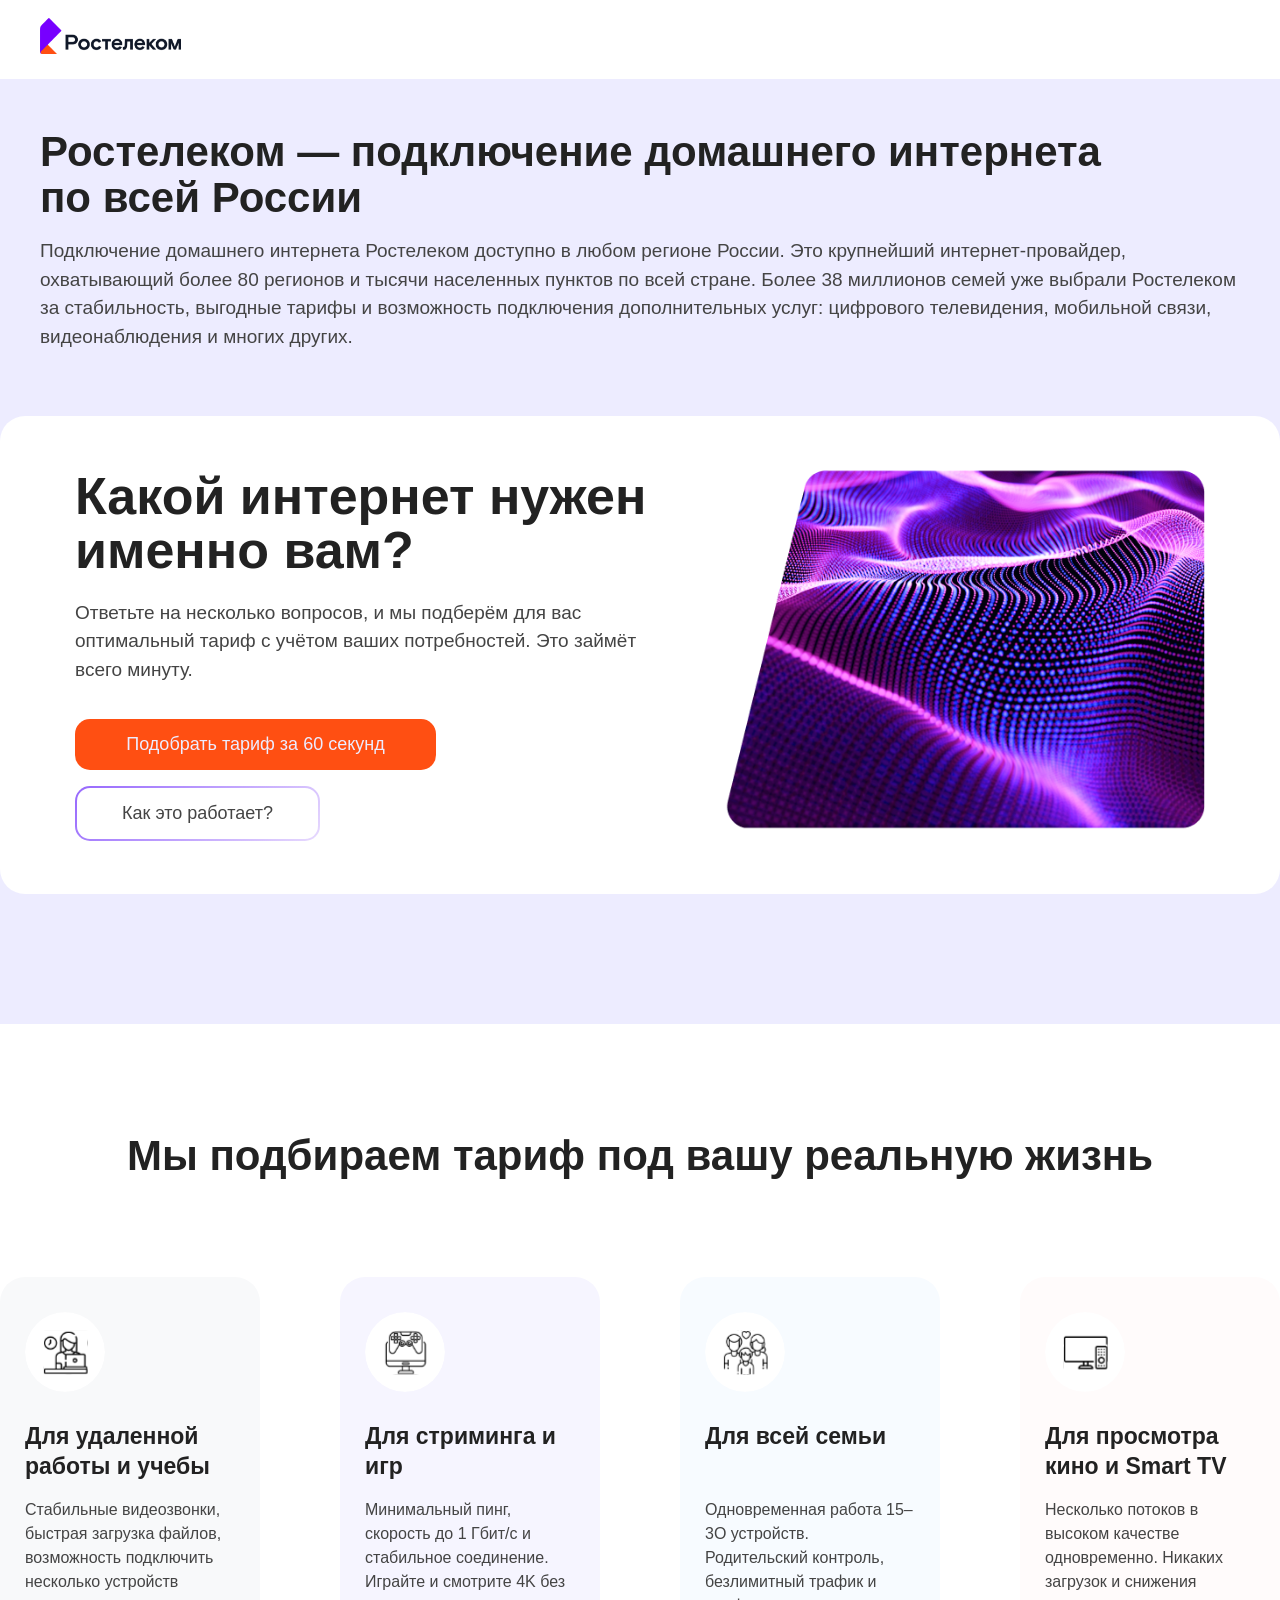
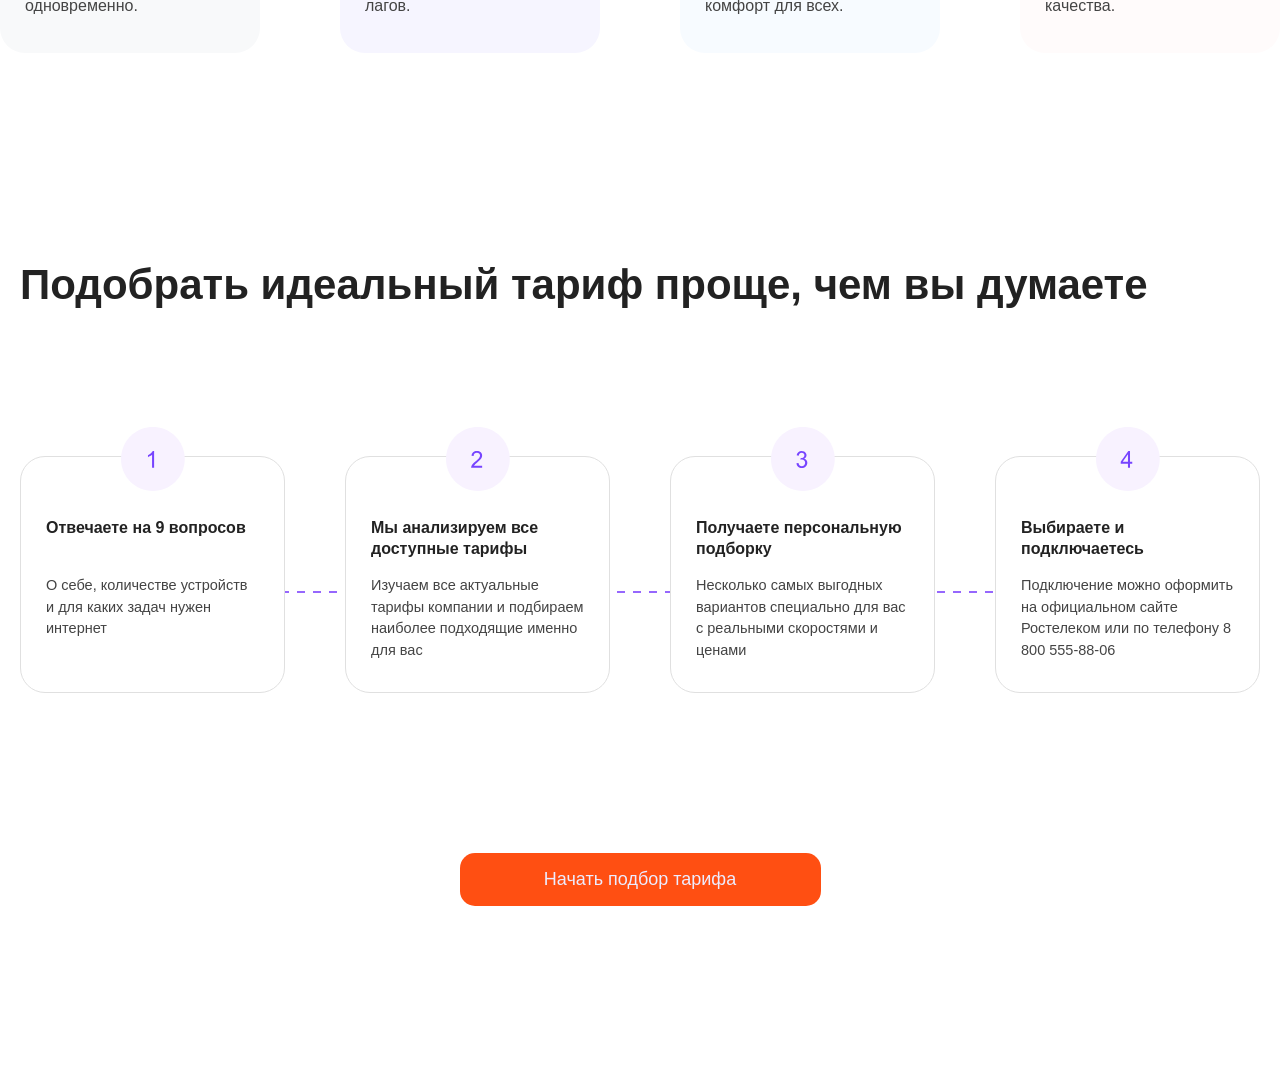
<file: index.html>
<!DOCTYPE html>
<html lang="ru">
<head>
    <meta charset="UTF-8">
    <meta name="viewport" content="width=device-width, initial-scale=1.0">
    <title>Ростелеком</title>
    <link rel="stylesheet" href="main.css">

</head>

<body>
   
    <header class="container">
        <span class="logo">
            <img src="img/photo_and_icons/photo_and_logo/logo.svg" alt="">
        </span>
    </header>

    <div class="glek">

            <div class="title container">
                <h1>Ростелеком — подключение домашнего интернета по всей России</h1>
                <p>Подключение домашнего интернета Ростелеком доступно в любом регионе России. Это крупнейший интернет-провайдер, охватывающий более 80 регионов и тысячи населенных пунктов по всей стране. Более 38 миллионов семей уже выбрали Ростелеком за стабильность, выгодные тарифы и возможность подключения дополнительных услуг: цифрового телевидения, мобильной связи, видеонаблюдения и многих других.</p>
            </div>
        
            <div class="hero container">

        <div class="content">    
            <h2>Какой интернет нужен именно вам?</h2>
            <p>Ответьте на несколько вопросов, и мы подберём для вас оптимальный тариф с учётом ваших потребностей. Это займёт всего минуту.</p>
            <div class="buttons">
                <button class="sec" onclick="window.location.href='quiz.html'">Подобрать тариф за 60 секунд</button>
                <button class="how" onclick="location.href='#steps'">Как это работает?</button>
            </div>
        </div>

            <div class="image desktop-img">
                <img src="img/photo_and_icons/photo_and_logo/photo1.png" alt="">
            </div>

            <div class="image mobile-img">
                <img src="img/photo_and_icons/photo_and_logo/photo1_mobile.png" alt="">
            </div>

    </div>

    <div class="reallife">

        <h1>Мы подбираем тариф под вашу реальную жизнь</h1>
        
        <div class="blocks">


            <div class="block one">
                <img src="img/photo_and_icons/icons/icon1.svg" alt="" width="80"; class="icons">
                <h2>Для удаленной работы и учебы</h2>
                <p>Стабильные видеозвонки, быстрая загрузка файлов, возможность подключить несколько устройств одновременно.</p>
            </div>

            <div class="block two">
                <img src="img/photo_and_icons/icons/icon2.svg" alt="" width="80" class="icons">
                <h2>Для стриминга и игр</h2>
                <p>Минимальный пинг, скорость до 1 Гбит/с и стабильное соединение. Играйте и смотрите 4K без лагов.</p>
            </div>

            <div class="block three">
                <img src="img/photo_and_icons/icons/icon3.svg" alt="" width="80" class="icons">
                <h2>Для всей семьи</h2>
                <p>Одновременная работа 15–3О устройств. Родительский контроль, безлимитный трафик и комфорт для всех.</p>
            </div>

            <div class="block four">
                <img src="img/photo_and_icons/icons/icon4.svg" alt="" width="80" class="icons">
                <h2>Для просмотра кино и Smart TV</h2>
                <p>Несколько потоков в высоком качестве одновременно. Никаких загрузок и снижения качества.</p>
            </div>


        </div>
      
    </div>

    <div class="ideal" id="steps">

         <div class="container">
            <h1>Подобрать идеальный тариф проще, чем вы думаете</h1>
        </div>
        
        <div class="container">

            <div class="blasts">
                
                <div class="blast ai">
                    <img src="img/photo_and_icons/icons/num1.svg" alt="" class="por" >
                    <h2>Отвечаете на 9 вопросов</h2>
                    <p>О себе, количестве устройств и для каких задач нужен интернет</p>
                </div>

                <div class="blast bi">
                    <img src="img/photo_and_icons/icons/num2.svg" alt="" class="por">
                    <h2>Мы анализируем все доступные тарифы</h2>
                    <p>Изучаем все актуальные тарифы компании и подбираем наиболее подходящие именно для вас</p>
                </div>

                <div class="blast ci">
                    <img src="img/photo_and_icons/icons/num3.svg" alt="" class="por">
                    <h2>Получаете персональную подборку</h2>
                    <p>Несколько самых выгодных вариантов специально для вас с реальными скоростями и ценами</p>
                </div>

                <div class="blast di">
                    <img src="img/photo_and_icons/icons/num4.svg" alt="" class="por">
                    <h2>Выбираете и подключаетесь</h2>
                    <p>Подключение можно оформить на официальном сайте Ростелеком или по телефону 8 800 555-88-06</p>

                </div>

            </div>

        </div>


        <div style="text-align: center;">

        <button onclick="window.location.href='quiz.html'">Начать подбор тарифа</button>

        </div>

    </div>

</body>

</html>
</file>
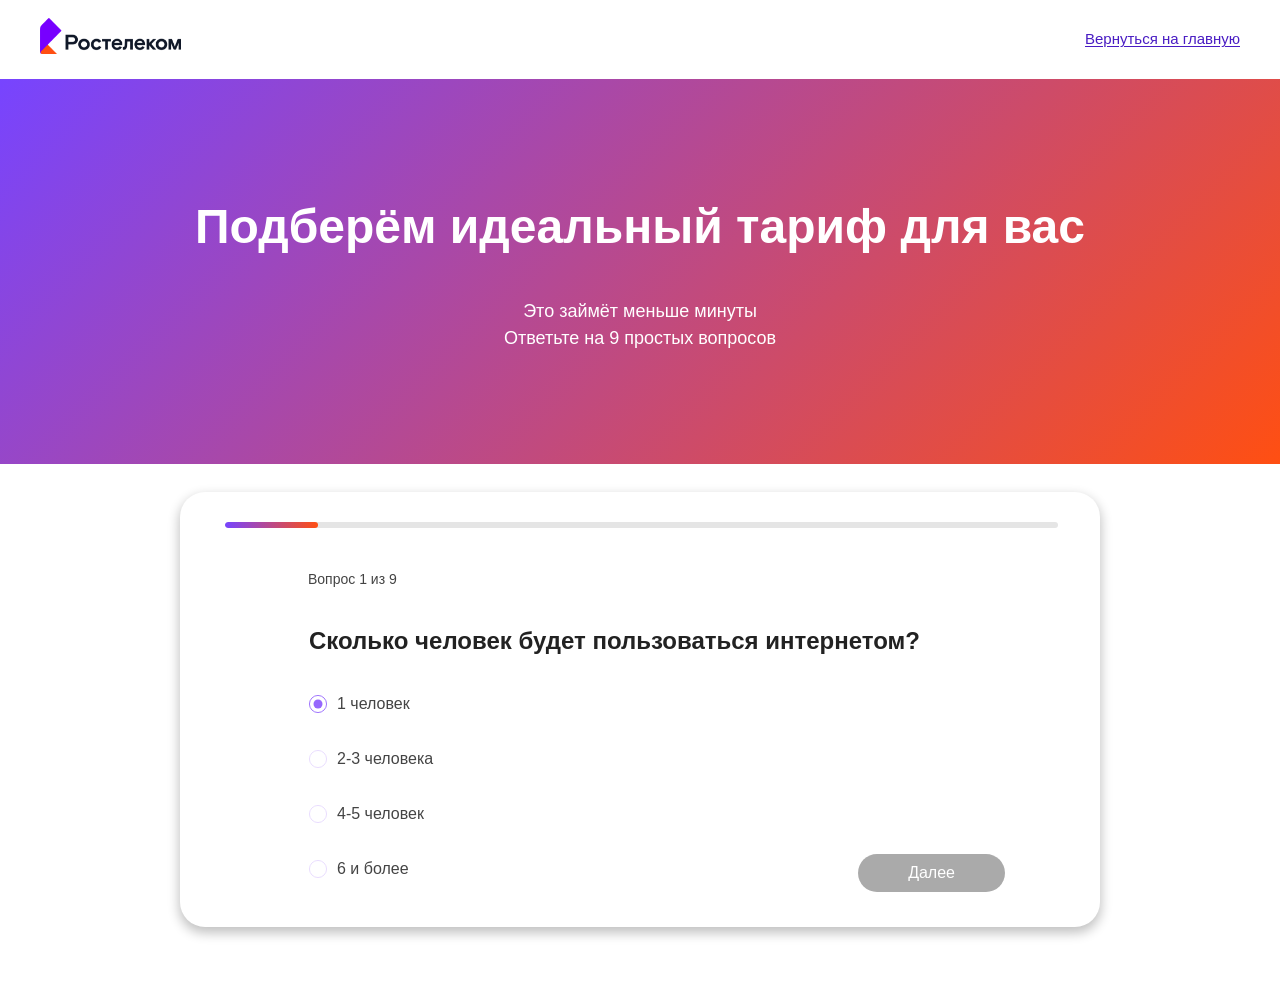
<file: quiz.html>
<!DOCTYPE html>
<html lang="ru">
<head>
    <meta charset="UTF-8">
    <meta name="viewport" content="width=device-width, initial-scale=1.0">
    <title>Ростелеком</title>
    <link rel="stylesheet" href="main.css">

</head>

<body>
   
    <header class="container">
        <span class="logo">
            <img src="img/photo_and_icons/photo_and_logo/logo.svg" alt="">
        </span>
        <a href="index.html" class="back-to-home">Вернуться на главную</a>
    </header>

    <div class="hat">
        <h1>Подберём идеальный тариф для вас</h1>
        <h2>Это займёт меньше минуты<br>Ответьте на 9 простых вопросов</h2>
    </div>

    <div class="q_block">
        
        <div class="windows active" id="question-1">

                    <!-- Progress Bar -->
            <div class="progress-container">
                <div class="progress-bar">
                    <div class="progress-fill"></div>
                </div>
            </div>

            <div class="window one first-question">

                <div class="container">

                    <button class="nazad" style="visibility: hidden;">
                    <img src="img/photo_and_icons/icons/back.svg" alt="">
                    </button>

                    <h2>Вопрос 1 из 9</h2>

                </div>

                <h1>Сколько человек будет пользоваться интернетом?</h1>
                
                <div class="form_radio">
                    <input id="radio-1" type="radio" name="q1" value="1" checked>
                    <label for="radio-1">1 человек</label>
                </div>
    
                <div class="form_radio">
                    <input id="radio-2" type="radio" name="q1" value="2">
                    <label for="radio-2">2-3 человека</label>
                </div>
    
                <div class="form_radio">
                    <input id="radio-3" type="radio" name="q1" value="3">
                    <label for="radio-3">4-5 человек</label>
                </div>

                <div class="form_radio">
                    <input id="radio-4" type="radio" name="q1" value="4">
                    <label for="radio-4">6 и более</label>
                </div>
                
                <button class="go">Далее</button>
            
            </div>

        </div>

        <div class="windows" id="question-2">
            
                    <!-- Progress Bar -->
            <div class="progress-container">
                <div class="progress-bar">
                    <div class="progress-fill"></div>
                </div>
            </div>
            
            <div class="window one">

                <div class="container">
                    <button class="nazad">
                    <img src="img/photo_and_icons/icons/back.svg" alt="">
                    </button>

                    <h2>Вопрос 2 из 9</h2>
                </div>

                <h1>Сколько устройств одновременно работает в интернете?</h1>
                
                <div class="form_radio">
                    <input id="radio-5" type="radio" name="q2" value="1" checked>
                    <label for="radio-5">1-3 устройства</label>
                </div>
    
                <div class="form_radio">
                    <input id="radio-6" type="radio" name="q2" value="2">
                    <label for="radio-6">4-7 устройств</label>
                </div>
    
                <div class="form_radio">
                    <input id="radio-7" type="radio" name="q2" value="3">
                    <label for="radio-7">8-12 устройств</label>
                </div>

                <div class="form_radio">
                    <input id="radio-8" type="radio" name="q2" value="4">
                    <label for="radio-8">13 и более</label>
                </div>
                
                <button class="go">Далее</button>
            
            </div>

        </div>

        <div class="windows" id="question-3">

                    <!-- Progress Bar -->
            <div class="progress-container">
                <div class="progress-bar">
                    <div class="progress-fill"></div>
                </div>
            </div>
            
            <div class="window one">

                <div class="container">
                    <button class="nazad">
                    <img src="img/photo_and_icons/icons/back.svg" alt="">
                    </button>

                    <h2>Вопрос 3 из 9</h2>
                </div>

                <h1>Как часто вы смотрите видео (RuTube, кино, сериалы)?</h1>
                
                <div class="form_radio">
                    <input id="radio-9" type="radio" name="q3" value="1" checked>
                    <label for="radio-9">Редко или не смотрю</label>
                </div>
    
                <div class="form_radio">
                    <input id="radio-10" type="radio" name="q3" value="2">
                    <label for="radio-10">Иногда</label>
                </div>
    
                <div class="form_radio">
                    <input id="radio-11" type="radio" name="q3" value="3">
                    <label for="radio-11">Часто, в высоком качестве (Full HD / 4K)</label>
                </div>

                <button class="go">Далее</button>
            
            </div>

        </div>

        <div class="windows" id="question-4">

                    <!-- Progress Bar -->
            <div class="progress-container">
                <div class="progress-bar">
                    <div class="progress-fill"></div>
                </div>
            </div>
            
            <div class="window one">

                <div class="container">
                    <button class="nazad">
                    <img src="img/photo_and_icons/icons/back.svg" alt="">
                    </button>

                    <h2>Вопрос 4 из 9</h2>
                </div>

                <h1>Играете ли вы в онлайн-игры?</h1>
                
                <div class="form_radio">
                    <input id="radio-12" type="radio" name="q4" value="1" checked>
                    <label for="radio-12">Нет, не играю</label>
                </div>
    
                <div class="form_radio">
                    <input id="radio-13" type="radio" name="q4" value="2">
                    <label for="radio-13">Играю, но редко</label>
                </div>
    
                <div class="form_radio">
                    <input id="radio-14" type="radio" name="q4" value="3">
                    <label for="radio-14">Очень часто играю</label>
                </div>

                
                <button class="go">Далее</button>
            
            </div>

        </div>

        <div class="windows" id="question-5">

                    <!-- Progress Bar -->
            <div class="progress-container">
                <div class="progress-bar">
                    <div class="progress-fill"></div>
                </div>
            </div>
            
            <div class="window one">

                <div class="container">
                    <button class="nazad">
                    <img src="img/photo_and_icons/icons/back.svg" alt="">
                    </button>

                    <h2>Вопрос 5 из 9</h2>
                </div>

                <h1>Используете ли вы интернет для учебы или работы?</h1>
                
                <div class="form_radio">
                    <input id="radio-15" type="radio" name="q5" value="1" checked>
                    <label for="radio-15">Редко</label>
                </div>
    
                <div class="form_radio">
                    <input id="radio-16" type="radio" name="q5" value="2">
                    <label for="radio-16">Иногда</label>
                </div>
    
                <div class="form_radio">
                    <input id="radio-17" type="radio" name="q5" value="3">
                    <label for="radio-17">Да, постоянно</label>
                </div>

                
                <button class="go">Далее</button>
            
            </div>

        </div>

        <div class="windows" id="question-6">

                    <!-- Progress Bar -->
            <div class="progress-container">
                <div class="progress-bar">
                    <div class="progress-fill"></div>
                </div>
            </div>
            
            <div class="window one">

                <div class="container">
                    <button class="nazad">
                    <img src="img/photo_and_icons/icons/back.svg" alt="">
                    </button>

                    <h2>Вопрос 6 из 9</h2>
                </div>

                <h1>Как часто вы используете видеозвонки?</h1>
                
                <div class="form_radio">
                    <input id="radio-18" type="radio" name="q6" value="1" checked>
                    <label for="radio-18">Редко</label>
                </div>
    
                <div class="form_radio">
                    <input id="radio-19" type="radio" name="q6" value="2">
                    <label for="radio-19">Иногда</label>
                </div>
    
                <div class="form_radio">
                    <input id="radio-20" type="radio" name="q6" value="3">
                    <label for="radio-20">Часто (работа, общение с близкими)</label>
                </div>
               
                <button class="go">Далее</button>
            
            </div>

        </div>

        <div class="windows" id="question-7">

                    <!-- Progress Bar -->
            <div class="progress-container">
                <div class="progress-bar">
                    <div class="progress-fill"></div>
                </div>
            </div>
            
            <div class="window one">

                <div class="container">
                    <button class="nazad">
                    <img src="img/photo_and_icons/icons/back.svg" alt="">
                    </button>

                    <h2>Вопрос 7 из 9</h2>
                </div>

                <h1>Есть ли у вас устройства умного дома? (камеры, колонки, умные розетки, датчики и т.д.)</h1>
                
                <div class="form_radio">
                    <input id="radio-21" type="radio" name="q7" value="1" checked>
                    <label for="radio-21">Нет</label>
                </div>
    
                <div class="form_radio">
                    <input id="radio-22" type="radio" name="q7" value="2">
                    <label for="radio-22">Да, несколько устройств</label>
                </div>
    
                <div class="form_radio">
                    <input id="radio-23" type="radio" name="q7" value="3">
                    <label for="radio-23">Да, много устройств</label>
                </div>
              
                <button class="go">Далее</button>
            
            </div>

        </div>

        <div class="windows" id="question-8">

                    <!-- Progress Bar -->
            <div class="progress-container">
                <div class="progress-bar">
                    <div class="progress-fill"></div>
                </div>
            </div>
            
            <div class="window one">

                <div class="container">
                    <button class="nazad">
                    <img src="img/photo_and_icons/icons/back.svg" alt="">
                    </button>

                    <h2>Вопрос 8 из 9</h2>
                </div>

                <h1>Какая скорость интернета вам нужна?</h1>
                
                <div class="form_radio">
                    <input id="radio-24" type="radio" name="q8" value="1" checked>
                    <label for="radio-24">До 1ОО Мбит/с</label>
                </div>
    
                <div class="form_radio">
                    <input id="radio-25" type="radio" name="q8" value="2">
                    <label for="radio-25">1ОО-2ОО Мбит/с</label>
                </div>
    
                <div class="form_radio">
                    <input id="radio-26" type="radio" name="q8" value="3">
                    <label for="radio-26">2ОО-5ОО Мбит/с</label>
                </div>

                <div class="form_radio">
                    <input id="radio-27" type="radio" name="q8" value="4">
                    <label for="radio-27">Более 5ОО Мбит/с</label>
                </div>
                
                <button class="go">Далее</button>
            
            </div>

        </div>

        <div class="windows" id="question-9">

                    <!-- Progress Bar -->
            <div class="progress-container">
                <div class="progress-bar">
                    <div class="progress-fill"></div>
                </div>
            </div>
            
            <div class="window one">

                <div class="container">
                    <button class="nazad">
                    <img src="img/photo_and_icons/icons/back.svg" alt="">
                    </button>

                    <h2>Вопрос 9 из 9</h2>
                </div>

                <h1>Смотрите ли вы обычное телевидение?</h1>
                
                <div class="form_radio">
                    <input id="radio-28" type="radio" name="q9" value="1" checked>
                    <label for="radio-28">Нет</label>
                </div>
    
                <div class="form_radio">
                    <input id="radio-29" type="radio" name="q9" value="2">
                    <label for="radio-29">Иногда</label>
                </div>
    
                <div class="form_radio">
                    <input id="radio-30" type="radio" name="q9" value="3">
                    <label for="radio-30">Да, регулярно</label>
                </div>

                <button class="go finish">Узнать результат</button>
              
            
            </div>

        </div>

    </div>

 <script src="quiz.js"></script>    
 
    
</body>

</html>
</file>
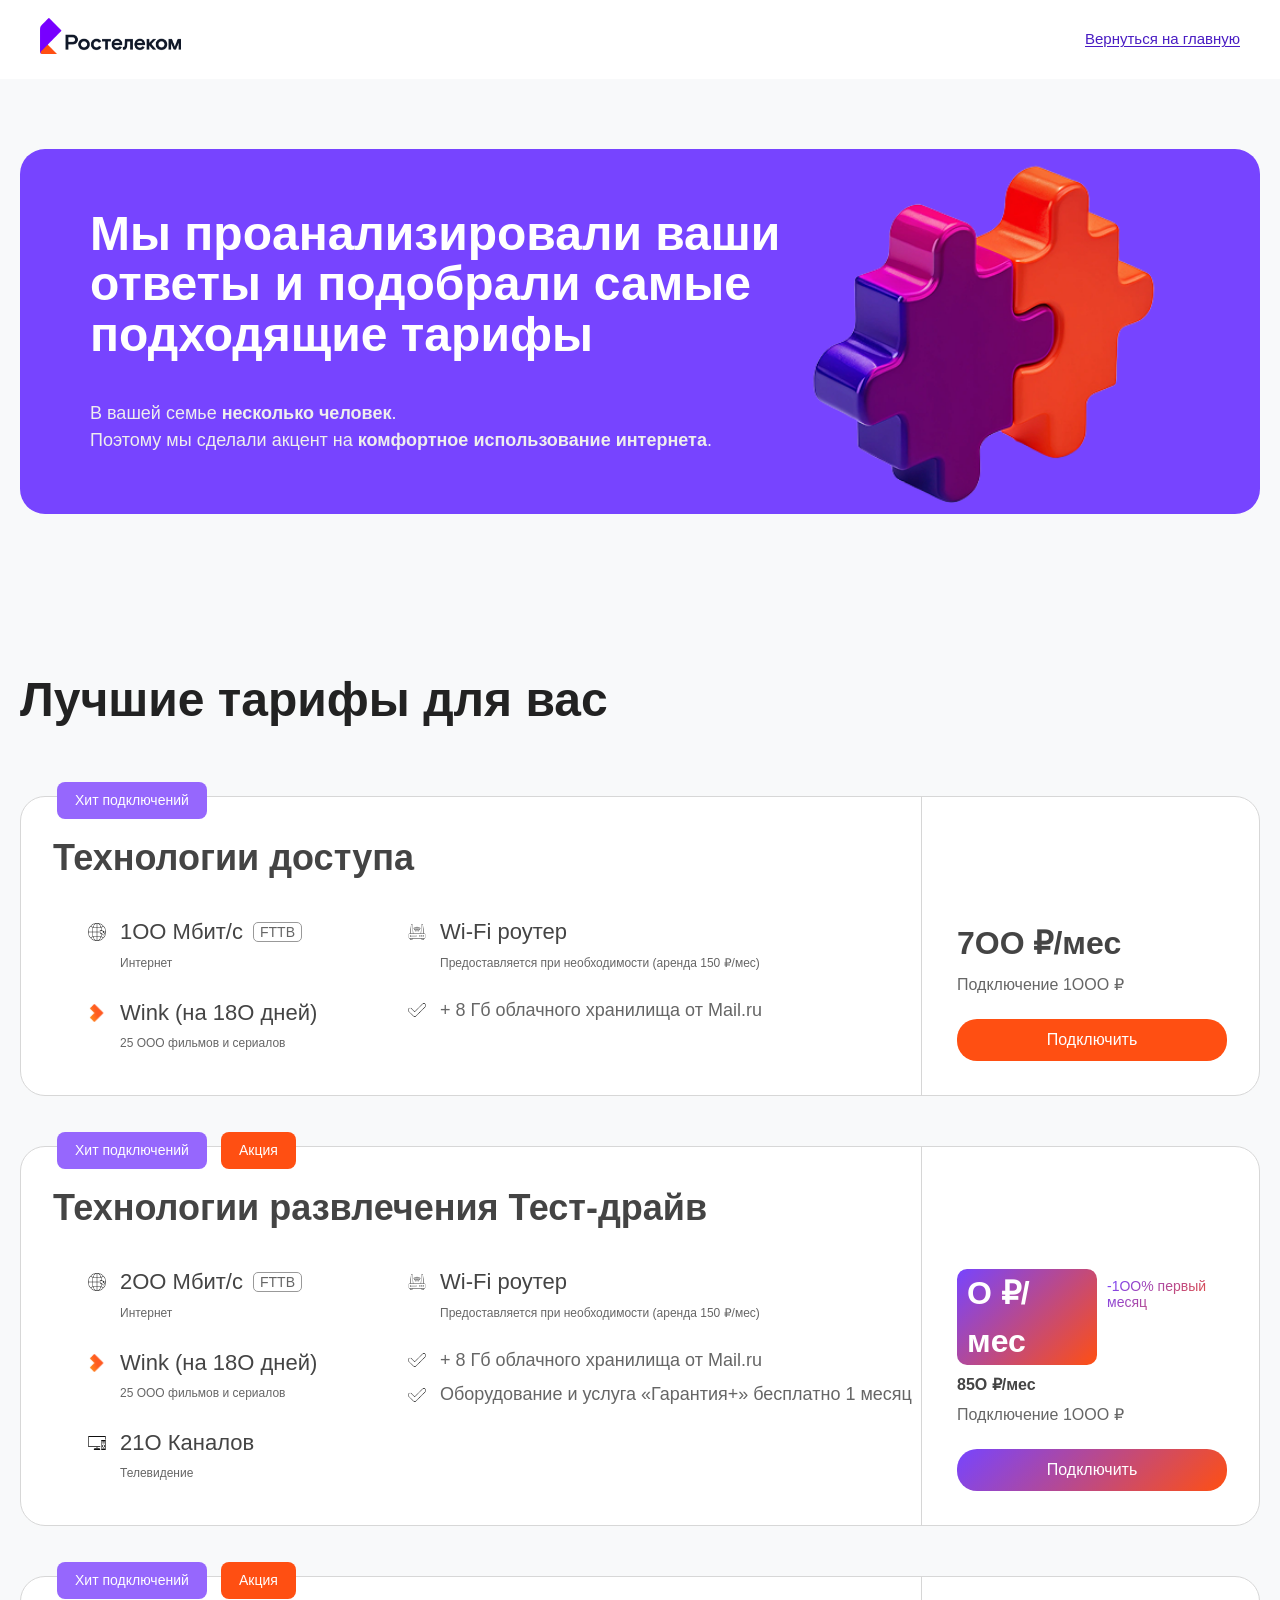
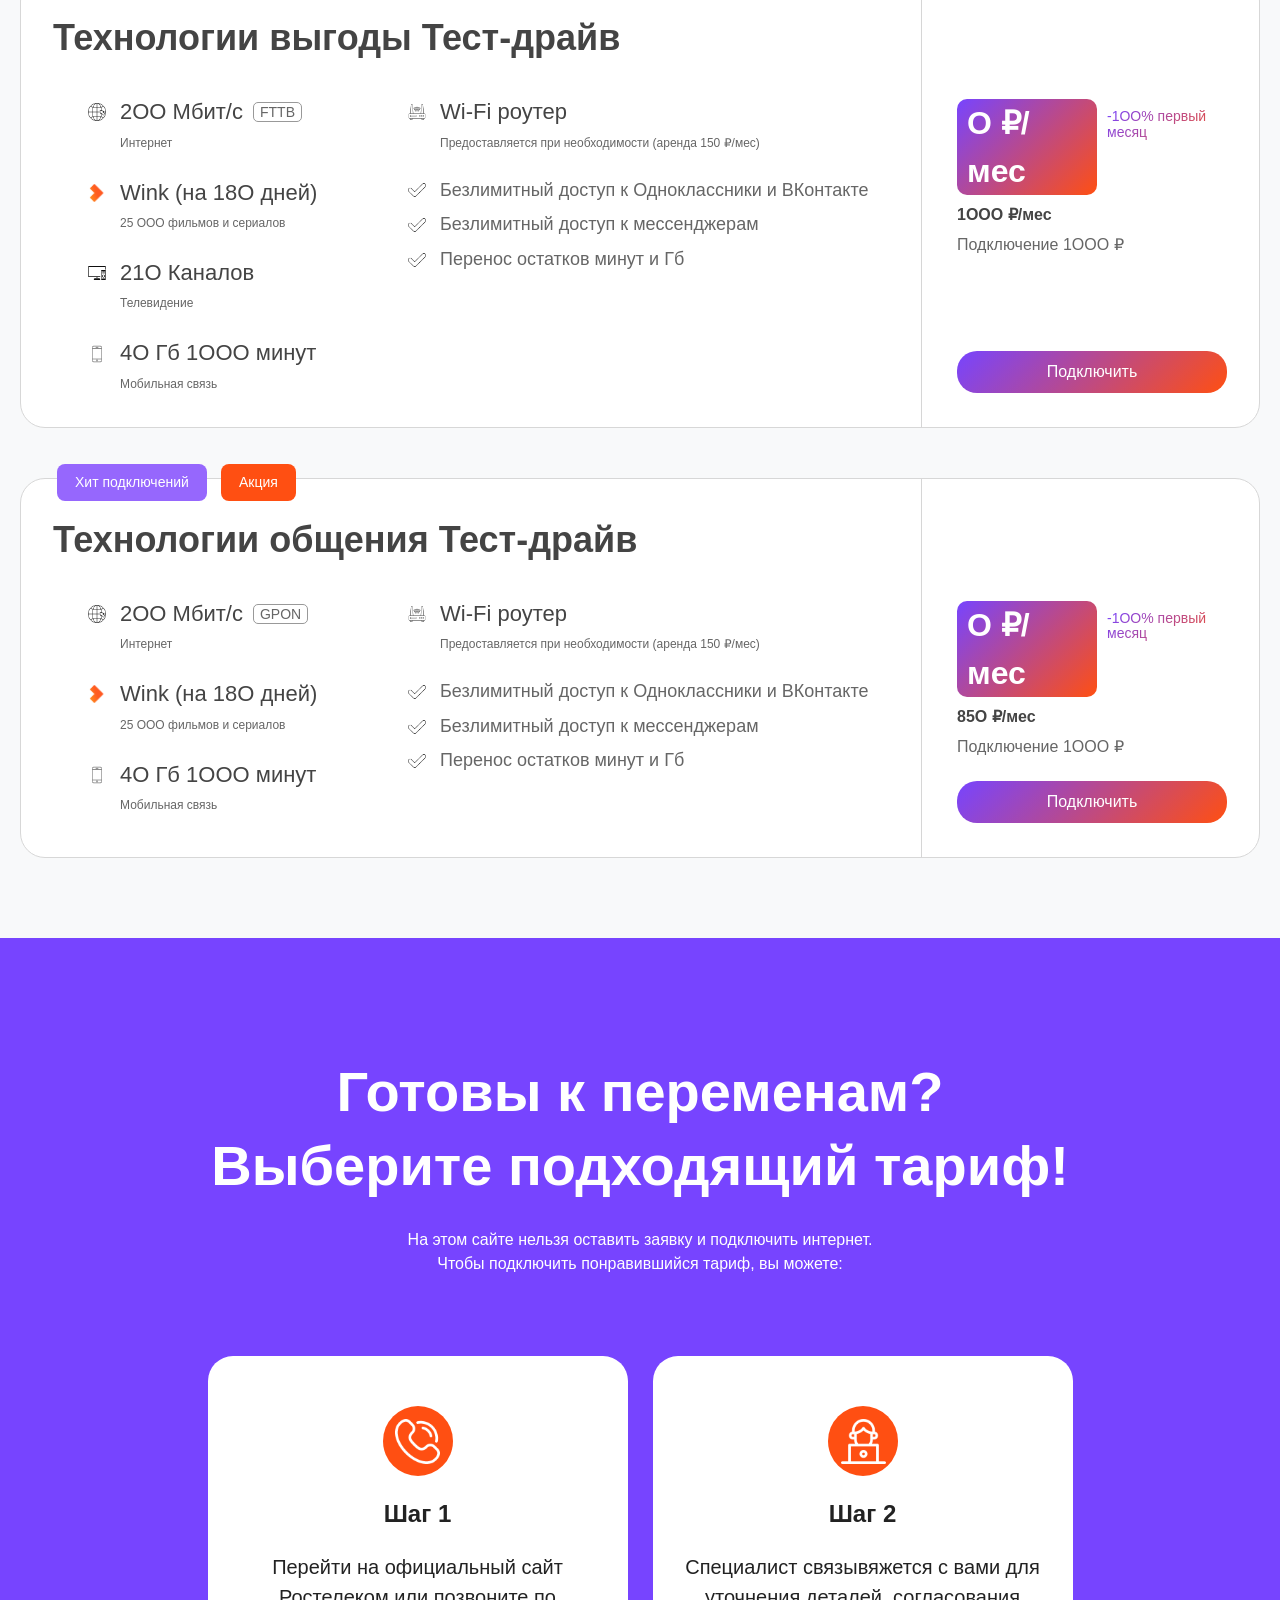
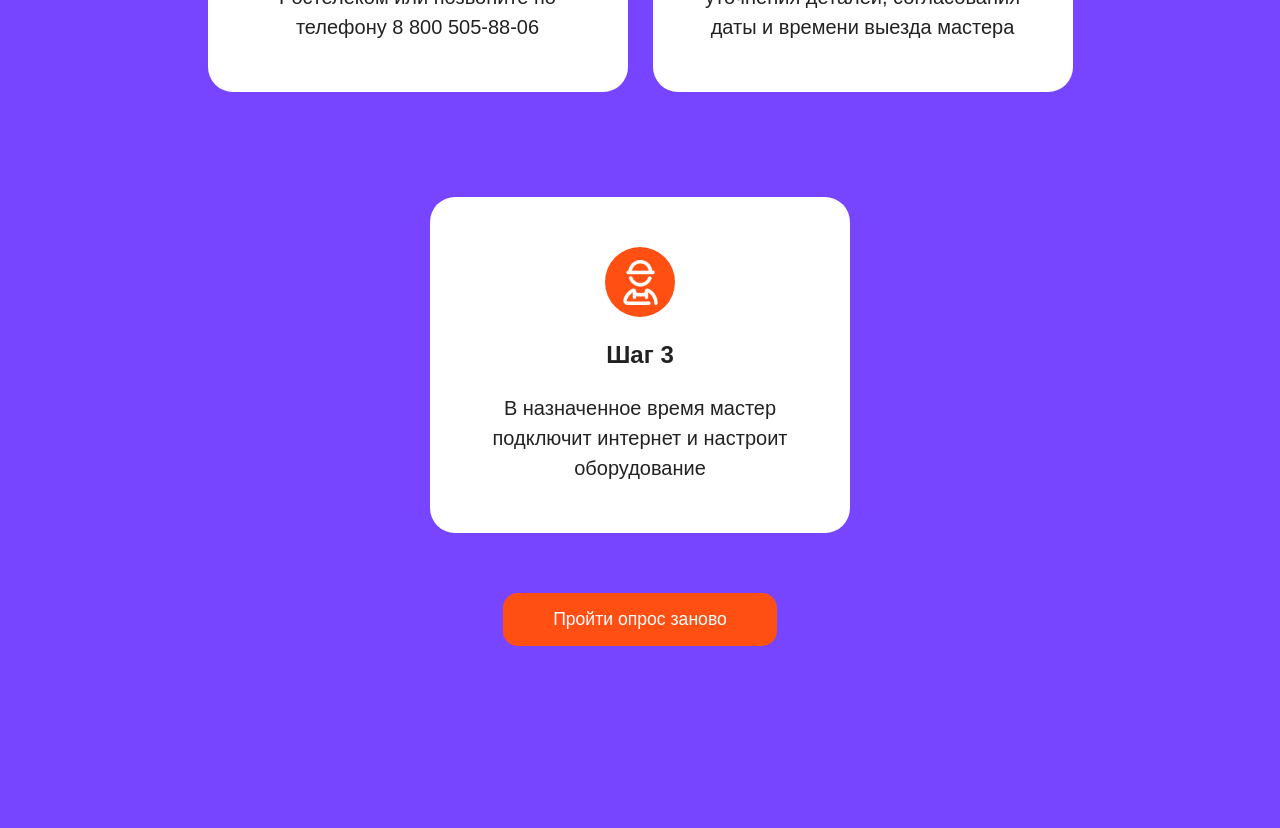
<file: result.html>
<!DOCTYPE html>
<html lang="ru">
<head>
    <meta charset="UTF-8">
    <meta name="viewport" content="width=device-width, initial-scale=1.0">
    <title>Ростелеком</title>
    <link rel="stylesheet" href="main.css">

</head>

<body>
   
    <header class="container">
        <span class="logo">
            <img src="img/photo_and_icons/photo_and_logo/logo.svg" alt="">
        </span>
        <a href="index.html" class="back-to-home">Вернуться на главную</a>
    </header>

    <div class="hight">
        <div class="pazl">
            <h1>Мы проанализировали ваши ответы и подобрали самые подходящие тарифы</h1>
            <p>У вас [количество человек] + [основные задачи — например: «много устройств, работа/учёба и просмотр видео»]. 
                <br>Поэтому мы сделали акцент на высокой скорости, стабильности соединения 
                <br>и выгодной цене.</p>
            <img src="img/photo_and_icons/photo_and_logo/photo3.png" alt="">
        </div>
    </div>

    <div class="result">
        <h1>Лучшие тарифы для вас</h1>

        <div class="cards">

            <!-- 1 карточка -->

            <div class="card" id="1">

                <div class="banner hit">Хит подключений</div>

                <h1>Технологии доступа</h1>

                <div class="information">

                    <div class="info-left">

                        <!-- КОЛОНКА 1 -->

                        <div class="info-column">

                            <div class="feature internet">

                                <div class="feature-top">
                                    <img src="img/photo_and_icons/icons/internet.svg" alt="">
                                    <h2>1ОО Мбит/с</h2>
                                    <p>FTTB</p>
                                </div>

                                <h3>Интернет</h3>

                            </div>

                            <div class="feature wink">

                                <div class="feature-top">
                                    <img src="img/photo_and_icons/icons/wink.svg" alt="">
                                    <h2>Wink (на 18О дней)</h2>
                                </div>

                                <h3>25 ООО фильмов и сериалов</h3>

                            </div>

                        </div>

                        <!-- КОЛОНКА 2 -->

                        <div class="extra-column">

                            <button class="extra-btn">

                                <span>Дополнительно</span>

                                <img src="img/photo_and_icons/icons/arrow.svg" alt="">

                            </button>

                            <div class="info-column extra-content">

                                <div class="feature wifi">

                                    <div class="feature-top">
                                        <img src="img/photo_and_icons/icons/wifi.svg" alt="">
                                        <h2>Wi-Fi роутер</h2>
                                    </div>

                                    <h3>Предоставляется при необходимости (аренда 150 ₽/мес)</h3>

                                </div>

                                <div class="extra-services">

                                    <div class="feature dop">

                                        <div class="feature-top">
                                            <img src="img/photo_and_icons/icons/gal.svg" alt="">
                                            <h2>+ 8 Гб облачного хранилища от Mail.ru</h2>
                                        </div>

                                    </div>

                                </div>

                            </div>

                        </div>

                    </div>

                    <div class="price">

                        <h1>7ОО ₽/мес</h1>

                        <h2>Подключение 1ООО ₽</h2>

                        <button class="base" onclick="location.href='#podkl'">Подключить</button>

                    </div>

                </div>

            </div>

            <!-- 2 карточка -->

            <div class="card" id="2">

                <h1>Технологии доступа +</h1>

                <div class="information">

                    <div class="info-left">

                        <div class="info-column">

                            <div class="feature internet">

                                <div class="feature-top">
                                    <img src="img/photo_and_icons/icons/internet.svg" alt="">
                                    <h2>2ОО Мбит/с</h2>
                                    <p>FTTB</p>
                                </div>

                                <h3>Интернет</h3>

                            </div>

                            <div class="feature wink">

                                <div class="feature-top">
                                    <img src="img/photo_and_icons/icons/wink.svg" alt="">
                                    <h2>Wink (на 18О дней)</h2>
                                </div>

                                <h3>25 ООО фильмов и сериалов</h3>

                            </div>

                        </div>

                        <div class="extra-column">

                            <button class="extra-btn">

                                <span>Дополнительно</span>

                                <img src="img/photo_and_icons/icons/arrow.svg" alt="">

                            </button>

                            <div class="info-column extra-content">

                                <div class="feature wifi">

                                    <div class="feature-top">
                                        <img src="img/photo_and_icons/icons/wifi.svg" alt="">
                                        <h2>Wi-Fi роутер</h2>
                                    </div>

                                    <h3>Предоставляется при необходимости (аренда 150 ₽/мес)</h3>

                                </div>

                                <div class="feature dop">

                                    <div class="feature-top">
                                        <img src="img/photo_and_icons/icons/gal.svg" alt="">
                                        <h2>+ 8 Гб облачного хранилища от Mail.ru</h2>
                                    </div>

                                </div>

                            </div>

                        </div>

                    </div>

                    <div class="price">

                        <h1>75О ₽/мес</h1>

                        <h2>Подключение 1ООО ₽</h2>

                        <button class="base" onclick="location.href='#podkl'">Подключить</button>

                    </div>

                </div>

            </div>

            <!-- 3 карточка -->

            <div class="card" id="3">

                <div class="banner hit">Хит подключений</div>

                <div class="banner act">Акция</div>

                <h1>Технологии развлечения Тест-драйв</h1>

                <div class="information">

                    <div class="info-left">

                        <!-- КОЛОНКА 1 -->

                        <div class="info-column">

                            <div class="feature internet">

                                <div class="feature-top">
                                    <img src="img/photo_and_icons/icons/internet.svg" alt="">
                                    <h2>2ОО Мбит/с</h2>
                                    <p>FTTB</p>
                                </div>

                                <h3>Интернет</h3>

                            </div>

                            <div class="feature wink">

                                <div class="feature-top">
                                    <img src="img/photo_and_icons/icons/wink.svg" alt="">
                                    <h2>Wink (на 18О дней)</h2>
                                </div>

                                <h3>25 ООО фильмов и сериалов</h3>

                            </div>

                            <div class="feature tv">

                                <div class="feature-top">
                                    <img src="img/photo_and_icons/icons/TV.svg" alt="">
                                    <h2>21О Каналов</h2>
                                </div>

                                <h3>Телевидение</h3>

                            </div>

                        </div>

                        <!-- КОЛОНКА 2 -->

                         <div class="extra-column">

                            <button class="extra-btn">

                                <span>Дополнительно</span>

                                <img src="img/photo_and_icons/icons/arrow.svg" alt="">

                            </button>

                            <div class="info-column extra-content">

                                <div class="feature wifi">

                                    <div class="feature-top">
                                        <img src="img/photo_and_icons/icons/wifi.svg" alt="">
                                        <h2>Wi-Fi роутер</h2>
                                    </div>

                                    <h3>Предоставляется при необходимости (аренда 150 ₽/мес)</h3>

                                </div>

                                <div class="dop-group">
                                
                                    <div class="feature dop">

                                        <div class="feature-top">
                                            <img src="img/photo_and_icons/icons/gal.svg" alt="">
                                            <h2>+ 8 Гб облачного хранилища от Mail.ru</h2>
                                        </div>

                                    </div>

                                    <div class="feature dop">

                                        <div class="feature-top">
                                            <img src="img/photo_and_icons/icons/gal.svg" alt="">
                                            <h2>Оборудование и услуга «Гарантия+» бесплатно 1 месяц</h2>
                                        </div>

                                    </div>

                                </div>

                            </div>

                        </div>    

                    </div>

                    <div class="price act">

                        <div class="promo-line">
                            <h1>О ₽/мес</h1>
                            <p>-1ОО% первый месяц</p>
                        </div>

                        <h3>85О ₽/мес</h3>

                        <h2>Подключение 1ООО ₽</h2>

                        <button class="act" onclick="location.href='#podkl'">Подключить</button>

                    </div>

                </div>

            </div>

            <!-- 4 карточка -->

            <div class="card" id="4">

                <h1>Технологии развлечения Макси 5ОО</h1>

                <div class="information">

                    <div class="info-left">

                        <!-- КОЛОНКА 1 -->

                        <div class="info-column">

                            <div class="feature internet">

                                <div class="feature-top">
                                    <img src="img/photo_and_icons/icons/internet.svg" alt="">
                                    <h2>5ОО Мбит/с</h2>
                                    <p>FTTB</p>
                                </div>

                                <h3>Интернет</h3>

                            </div>

                            <div class="feature wink">

                                <div class="feature-top">
                                    <img src="img/photo_and_icons/icons/wink.svg" alt="">
                                    <h2>Wink (на 18О дней)</h2>
                                </div>

                                <h3>25 ООО фильмов и сериалов</h3>

                            </div>

                            <div class="feature tv">

                                <div class="feature-top">
                                    <img src="img/photo_and_icons/icons/TV.svg" alt="">
                                    <h2>21О Каналов</h2>
                                </div>

                                <h3>Телевидение</h3>

                            </div>

                        </div>

                        <!-- КОЛОНКА 2 -->

                        <div class="extra-column">

                            <button class="extra-btn">

                                <span>Дополнительно</span>

                                <img src="img/photo_and_icons/icons/arrow.svg" alt="">

                            </button>

                            <div class="info-column extra-content">

                                <div class="feature wifi">

                                    <div class="feature-top">
                                        <img src="img/photo_and_icons/icons/wifi.svg" alt="">
                                        <h2>Wi-Fi роутер</h2>
                                    </div>

                                    <h3>Предоставляется при необходимости (аренда 150 ₽/мес)</h3>

                                </div>

                                <div class="feature dop">

                                    <div class="feature-top">
                                        <img src="img/photo_and_icons/icons/gal.svg" alt="">
                                        <h2>+ 8 Гб облачного хранилища от Mail.ru</h2>
                                    </div>

                                </div>

                            </div>

                        </div>

                    </div>

                    <div class="price">

                        <h1>1О5О ₽/мес</h1>

                        <h2>Подключение 1ООО ₽</h2>

                        <button class="base" onclick="location.href='#podkl'">Подключить</button>

                    </div>

                </div>

            </div>

            <!-- 5 карточка -->

            <div class="card" id="5">

                <div class="banner hit">Хит подключений</div>

                <div class="banner act">Акция</div>

                <h1>Технологии выгоды Тест-драйв</h1>

                <div class="information">

                    <div class="info-left">

                        <!-- КОЛОНКА 1 -->

                        <div class="info-column">

                            <div class="feature internet">

                                <div class="feature-top">
                                    <img src="img/photo_and_icons/icons/internet.svg" alt="">
                                    <h2>2ОО Мбит/с</h2>
                                    <p>FTTB</p>
                                </div>

                                <h3>Интернет</h3>

                            </div>

                            <div class="feature wink">

                                <div class="feature-top">
                                    <img src="img/photo_and_icons/icons/wink.svg" alt="">
                                    <h2>Wink (на 18О дней)</h2>
                                </div>

                                <h3>25 ООО фильмов и сериалов</h3>

                            </div>

                            <div class="feature tv">

                                <div class="feature-top">
                                    <img src="img/photo_and_icons/icons/TV.svg" alt="">
                                    <h2>21О Каналов</h2>
                                </div>

                                <h3>Телевидение</h3>

                            </div>

                            <div class="feature phone">

                                <div class="feature-top">
                                    <img src="img/photo_and_icons/icons/phone.svg" alt="">
                                    <h2>4О Гб 1ООО минут</h2>
                                </div>

                                <h3>Мобильная связь</h3>

                            </div>


                        </div>

                        <!-- КОЛОНКА 2 -->

                        <div class="extra-column">

                            <button class="extra-btn">

                                <span>Дополнительно</span>

                                <img src="img/photo_and_icons/icons/arrow.svg" alt="">

                            </button>

                            <div class="info-column extra-content">

                                <div class="feature wifi">

                                    <div class="feature-top">
                                        <img src="img/photo_and_icons/icons/wifi.svg" alt="">
                                        <h2>Wi-Fi роутер</h2>
                                    </div>

                                    <h3>Предоставляется при необходимости (аренда 150 ₽/мес)</h3>

                                </div>

                                <div class="dop-group">
                                
                                    <div class="feature dop">

                                        <div class="feature-top">
                                            <img src="img/photo_and_icons/icons/gal.svg" alt="">
                                            <h2>Безлимитный доступ к Одноклассники и ВКонтакте</h2>
                                        </div>

                                    </div>

                                    <div class="feature dop">

                                        <div class="feature-top">
                                            <img src="img/photo_and_icons/icons/gal.svg" alt="">
                                            <h2>Безлимитный доступ к мессенджерам</h2>
                                        </div>

                                    </div>

                                    <div class="feature dop">

                                        <div class="feature-top">
                                            <img src="img/photo_and_icons/icons/gal.svg" alt="">
                                            <h2>Перенос остатков минут и Гб</h2>
                                        </div>

                                    </div>

                                </div>

                            </div>

                        </div>   

                    </div>

                    <div class="price act">

                        <div class="promo-line">
                            <h1>О ₽/мес</h1>
                            <p>-1ОО% первый месяц</p>
                        </div>

                        <h3>1ООО ₽/мес</h3>

                        <h2>Подключение 1ООО ₽</h2>

                        <button class="act" onclick="location.href='#podkl'">Подключить</button>

                    </div>

                </div>

            </div>

            <!-- 6 карточка -->

            <div class="card" id="6">

                <div class="banner hit">Хит подключений</div>

                <div class="banner act">Акция</div>

                <h1>Технологии общения Тест-драйв</h1>

                <div class="information">

                    <div class="info-left">

                        <!-- КОЛОНКА 1 -->

                        <div class="info-column">

                            <div class="feature internet">

                                <div class="feature-top">
                                    <img src="img/photo_and_icons/icons/internet.svg" alt="">
                                    <h2>2ОО Мбит/с</h2>
                                    <p>GPON</p>
                                </div>

                                <h3>Интернет</h3>

                            </div>

                            <div class="feature wink">

                                <div class="feature-top">
                                    <img src="img/photo_and_icons/icons/wink.svg" alt="">
                                    <h2>Wink (на 18О дней)</h2>
                                </div>

                                <h3>25 ООО фильмов и сериалов</h3>

                            </div>

                            <div class="feature phone">

                                <div class="feature-top">
                                    <img src="img/photo_and_icons/icons/phone.svg" alt="">
                                    <h2>4О Гб 1ООО минут</h2>
                                </div>

                                <h3>Мобильная связь</h3>

                            </div>


                        </div>

                        <!-- КОЛОНКА 2 -->

                        <div class="extra-column">

                            <button class="extra-btn">

                                <span>Дополнительно</span>

                                <img src="img/photo_and_icons/icons/arrow.svg" alt="">

                            </button>

                            <div class="info-column extra-content">

                                <div class="feature wifi">

                                    <div class="feature-top">
                                        <img src="img/photo_and_icons/icons/wifi.svg" alt="">
                                        <h2>Wi-Fi роутер</h2>
                                    </div>

                                    <h3>Предоставляется при необходимости (аренда 150 ₽/мес)</h3>

                                </div>

                                <div class="dop-group">
                                
                                    <div class="feature dop">

                                        <div class="feature-top">
                                            <img src="img/photo_and_icons/icons/gal.svg" alt="">
                                            <h2>Безлимитный доступ к Одноклассники и ВКонтакте</h2>
                                        </div>

                                    </div>

                                    <div class="feature dop">

                                        <div class="feature-top">
                                            <img src="img/photo_and_icons/icons/gal.svg" alt="">
                                            <h2>Безлимитный доступ к мессенджерам</h2>
                                        </div>

                                    </div>

                                    <div class="feature dop">

                                        <div class="feature-top">
                                            <img src="img/photo_and_icons/icons/gal.svg" alt="">
                                            <h2>Перенос остатков минут и Гб</h2>
                                        </div>

                                    </div>

                                </div>

                            </div>

                        </div>

                    </div>

                    <div class="price act">

                        <div class="promo-line">
                            <h1>О ₽/мес</h1>
                            <p>-1ОО% первый месяц</p>
                        </div>

                        <h3>85О ₽/мес</h3>

                        <h2>Подключение 1ООО ₽</h2>

                        <button class="act" onclick="location.href='#podkl'">Подключить</button>

                    </div>

                </div>

            </div>

            <!-- 7 карточка -->

            <div class="card" id="7">

                <div class="banner act alone">Акция</div>

                <h1>Технологии выгоды + Тест-драйв</h1>

                <div class="information">

                    <div class="info-left">

                        <!-- КОЛОНКА 1 -->

                        <div class="info-column">

                            <div class="feature internet">

                                <div class="feature-top">
                                    <img src="img/photo_and_icons/icons/internet.svg" alt="">
                                    <h2>2ОО Мбит/с</h2>
                                    <p>GPON</p>
                                </div>

                                <h3>Интернет</h3>

                            </div>

                            <div class="feature wink">

                                <div class="feature-top">
                                    <img src="img/photo_and_icons/icons/wink.svg" alt="">
                                    <h2>Wink (на 18О дней)</h2>
                                </div>

                                <h3>25 ООО фильмов и сериалов</h3>

                            </div>

                            <div class="feature tv">

                                <div class="feature-top">
                                    <img src="img/photo_and_icons/icons/TV.svg" alt="">
                                    <h2>21О Каналов</h2>
                                </div>

                                <h3>Телевидение</h3>

                            </div>

                            <div class="feature phone">

                                <div class="feature-top">
                                    <img src="img/photo_and_icons/icons/phone.svg" alt="">
                                    <h2>4О Гб 2ООО минут</h2>
                                </div>

                                <h3>Мобильная связь</h3>

                            </div>


                        </div>

                        <!-- КОЛОНКА 2 -->

                        <div class="extra-column">

                            <button class="extra-btn">

                                <span>Дополнительно</span>

                                <img src="img/photo_and_icons/icons/arrow.svg" alt="">

                            </button>

                            <div class="info-column extra-content">

                                <div class="feature wifi">

                                    <div class="feature-top">
                                        <img src="img/photo_and_icons/icons/wifi.svg" alt="">
                                        <h2>Wi-Fi роутер</h2>
                                    </div>

                                    <h3>Предоставляется при необходимости (аренда 150 ₽/мес)</h3>

                                </div>

                                <div class="dop-group">
                                
                                    <div class="feature dop">

                                        <div class="feature-top">
                                            <img src="img/photo_and_icons/icons/gal.svg" alt="">
                                            <h2>Безлимитный доступ к Одноклассники и ВКонтакте</h2>
                                        </div>

                                    </div>

                                    <div class="feature dop">

                                        <div class="feature-top">
                                            <img src="img/photo_and_icons/icons/gal.svg" alt="">
                                            <h2>Безлимитный доступ к мессенджерам</h2>
                                        </div>

                                    </div>

                                    <div class="feature dop">

                                        <div class="feature-top">
                                            <img src="img/photo_and_icons/icons/gal.svg" alt="">
                                            <h2>Перенос остатков минут и Гб</h2>
                                        </div>

                                    </div>

                                </div>

                            </div>

                        </div>

                    </div>

                    <div class="price act">

                        <div class="promo-line">
                            <h1>О ₽/мес</h1>
                            <p>-1ОО% первый месяц</p>
                        </div>

                        <h3>13ОО ₽/мес</h3>

                        <h2>Подключение 1ООО ₽</h2>

                        <button class="act" onclick="location.href='#podkl'">Подключить</button>

                    </div>

                </div>

            </div>

            <!-- 8 карточка -->

            <div class="card" id="8">

                <h1>Технологии доступа Макси 5ОО</h1>

                <div class="information">

                    <div class="info-left">

                        <!-- КОЛОНКА 1 -->

                        <div class="info-column">

                            <div class="feature internet">

                                <div class="feature-top">
                                    <img src="img/photo_and_icons/icons/internet.svg" alt="">
                                    <h2>5ОО Мбит/с</h2>
                                    <p>FTTB</p>
                                </div>

                                <h3>Интернет</h3>

                            </div>

                            <div class="feature wink">

                                <div class="feature-top">
                                    <img src="img/photo_and_icons/icons/wink.svg" alt="">
                                    <h2>Wink (на 18О дней)</h2>
                                </div>

                                <h3>25 ООО фильмов и сериалов</h3>

                            </div>

                            
                        </div>

                        <!-- КОЛОНКА 2 -->

                        <div class="extra-column">

                            <button class="extra-btn">

                                <span>Дополнительно</span>

                                <img src="img/photo_and_icons/icons/arrow.svg" alt="">

                            </button>

                            <div class="info-column extra-content">

                                <div class="feature wifi">

                                    <div class="feature-top">
                                        <img src="img/photo_and_icons/icons/wifi.svg" alt="">
                                        <h2>Wi-Fi роутер</h2>
                                    </div>

                                    <h3>Предоставляется при необходимости (аренда 150 ₽/мес)</h3>

                                </div>

                                <div class="feature dop">

                                    <div class="feature-top">
                                        <img src="img/photo_and_icons/icons/gal.svg" alt="">
                                        <h2>+ 8 Гб облачного хранилища от Mail.ru</h2>
                                    </div>

                                </div>

                            </div>

                        </div>

                    </div>

                    <div class="price">

                        <h1>85О ₽/мес</h1>

                        <h2>Подключение 1ООО ₽</h2>

                        <button class="base" onclick="location.href='#podkl'">Подключить</button>

                    </div>

                </div>

            </div>

            <!-- 9 карточка -->

            <div class="card" id="9">

                <div class="banner act alone">Акция</div>

                <h1>Технологии общения + Тест-драйв</h1>

                <div class="information">

                    <div class="info-left">

                        <!-- КОЛОНКА 1 -->

                        <div class="info-column">

                            <div class="feature internet">

                                <div class="feature-top">
                                    <img src="img/photo_and_icons/icons/internet.svg" alt="">
                                    <h2>2ОО Мбит/с</h2>
                                    <p>GPON</p>
                                </div>

                                <h3>Интернет</h3>

                            </div>

                            <div class="feature wink">

                                <div class="feature-top">
                                    <img src="img/photo_and_icons/icons/wink.svg" alt="">
                                    <h2>Wink (на 18О дней)</h2>
                                </div>

                                <h3>25 ООО фильмов и сериалов</h3>

                            </div>

                            <div class="feature phone">

                                <div class="feature-top">
                                    <img src="img/photo_and_icons/icons/phone.svg" alt="">
                                    <h2>4О Гб 2ООО минут</h2>
                                </div>

                                <h3>Мобильная связь</h3>

                            </div>


                        </div>

                        <!-- КОЛОНКА 2 -->

                        <div class="extra-column">

                            <button class="extra-btn">

                                <span>Дополнительно</span>

                                <img src="img/photo_and_icons/icons/arrow.svg" alt="">

                            </button>

                            <div class="info-column extra-content">

                                <div class="feature wifi">

                                    <div class="feature-top">
                                        <img src="img/photo_and_icons/icons/wifi.svg" alt="">
                                        <h2>Wi-Fi роутер</h2>
                                    </div>

                                    <h3>Предоставляется при необходимости (аренда 150 ₽/мес)</h3>

                                </div>

                                <div class="dop-group">
                                
                                    <div class="feature dop">

                                        <div class="feature-top">
                                            <img src="img/photo_and_icons/icons/gal.svg" alt="">
                                            <h2>Безлимитный доступ к Одноклассники и ВКонтакте</h2>
                                        </div>

                                    </div>

                                    <div class="feature dop">

                                        <div class="feature-top">
                                            <img src="img/photo_and_icons/icons/gal.svg" alt="">
                                            <h2>Безлимитный доступ к мессенджерам</h2>
                                        </div>

                                    </div>

                                    <div class="feature dop">

                                        <div class="feature-top">
                                            <img src="img/photo_and_icons/icons/gal.svg" alt="">
                                            <h2>Перенос остатков минут и Гб</h2>
                                        </div>

                                    </div>

                                </div>

                            </div>

                        </div>

                    </div>

                    <div class="price act">

                        <div class="promo-line">
                            <h1>О ₽/мес</h1>
                            <p>-1ОО% первый месяц</p>
                        </div>

                        <h3>115О ₽/мес</h3>

                        <h2>Подключение 1ООО ₽</h2>

                        <button class="act" onclick="location.href='#podkl'">Подключить</button>

                    </div>

                </div>

            </div>

             <!-- 10 карточка -->

            <div class="card" id="10">

                <h1>Игровой 2в1</h1>

                <div class="information">

                    <div class="info-left">

                        <!-- КОЛОНКА 1 -->

                        <div class="info-column">

                            <div class="feature internet">

                                <div class="feature-top">
                                    <img src="img/photo_and_icons/icons/internet.svg" alt="">
                                    <h2>7ОО Мбит/с</h2>
                                    <p>FTTB</p>
                                </div>

                                <h3>Интернет</h3>

                            </div>

                            <div class="feature wink">

                                <div class="feature-top">
                                    <img src="img/photo_and_icons/icons/wink.svg" alt="">
                                    <h2>Wink (на 18О дней)</h2>
                                </div>

                                <h3>25 ООО фильмов и сериалов</h3>

                            </div>

                            <div class="feature phone">

                                <div class="feature-top">
                                    <img src="img/photo_and_icons/icons/phone.svg" alt="">
                                    <h2>4О Гб 1ООО минут</h2>
                                </div>

                                <h3>Мобильная связь</h3>

                            </div>

                            
                        </div>

                        <!-- КОЛОНКА 2 -->

                        <div class="extra-column">

                            <button class="extra-btn">

                                <span>Дополнительно</span>

                                <img src="img/photo_and_icons/icons/arrow.svg" alt="">

                            </button>

                            <div class="info-column extra-content">

                                <div class="feature wifi">

                                    <div class="feature-top">
                                        <img src="img/photo_and_icons/icons/wifi.svg" alt="">
                                        <h2>Wi-Fi роутер</h2>
                                    </div>

                                    <h3>Предоставляется при необходимости (аренда 150 ₽/мес)</h3>

                                </div>

                                <div class="dop-group">
                                
                                    <div class="feature dop">

                                        <div class="feature-top">
                                            <img src="img/photo_and_icons/icons/gal.svg" alt="">
                                            <h2>Безлимитный доступ к Одноклассники и ВКонтакте</h2>
                                        </div>

                                    </div>

                                    <div class="feature dop">

                                        <div class="feature-top">
                                            <img src="img/photo_and_icons/icons/gal.svg" alt="">
                                            <h2>Безлимитный доступ к мессенджерам</h2>
                                        </div>

                                    </div>

                                    <div class="feature dop">

                                        <div class="feature-top">
                                            <img src="img/photo_and_icons/icons/gal.svg" alt="">
                                            <h2>Перенос остатков минут и Гб</h2>
                                        </div>

                                    </div>

                                    <div class="feature dop">

                                        <div class="feature-top">
                                            <img src="img/photo_and_icons/icons/gal.svg" alt="">
                                            <h2>Бонусы в играх от 4GAME</h2>
                                        </div>

                                    </div>

                                    <div class="feature dop">

                                        <div class="feature-top">
                                            <img src="img/photo_and_icons/icons/gal.svg" alt="">
                                            <h2>Бонусы в играх от VK Play</h2>
                                        </div>

                                    </div>

                                    <div class="feature dop">

                                        <div class="feature-top">
                                            <img src="img/photo_and_icons/icons/gal.svg" alt="">
                                            <h2>Бонусы в играх от Леста Игры</h2>
                                        </div>

                                    </div>

                                </div>

                            </div>

                        </div>

                    </div>

                    <div class="price">

                        <h1>12ОО ₽/мес</h1>

                        <h2>Подключение 1ООО ₽</h2>

                        <button class="base" onclick="location.href='#podkl'">Подключить</button>

                    </div>

                </div>

            </div>

            <!-- 11 карточка -->

            <div class="card" id="11">

                <h1>Игровой 4в1</h1>

                <div class="information">

                    <div class="info-left">

                        <!-- КОЛОНКА 1 -->

                        <div class="info-column">

                            <div class="feature internet">

                                <div class="feature-top">
                                    <img src="img/photo_and_icons/icons/internet.svg" alt="">
                                    <h2>7ОО Мбит/с</h2>
                                    <p>FTTB</p>
                                </div>

                                <h3>Интернет</h3>

                            </div>

                            <div class="feature wink">

                                <div class="feature-top">
                                    <img src="img/photo_and_icons/icons/wink.svg" alt="">
                                    <h2>Wink (на 18О дней)</h2>
                                </div>

                                <h3>25 ООО фильмов и сериалов</h3>

                            </div>

                            <div class="feature tv">

                                <div class="feature-top">
                                    <img src="img/photo_and_icons/icons/TV.svg" alt="">
                                    <h2>21О Каналов</h2>
                                </div>

                                <h3>Телевидение</h3>

                            </div>

                            <div class="feature phone">

                                <div class="feature-top">
                                    <img src="img/photo_and_icons/icons/phone.svg" alt="">
                                    <h2>4О Гб 1ООО минут</h2>
                                </div>

                                <h3>Мобильная связь</h3>

                            </div>

                            
                        </div>

                        <!-- КОЛОНКА 2 -->

                        <div class="extra-column">

                            <button class="extra-btn">

                                <span>Дополнительно</span>

                                <img src="img/photo_and_icons/icons/arrow.svg" alt="">

                            </button>

                            <div class="info-column extra-content">

                                <div class="feature wifi">

                                    <div class="feature-top">
                                        <img src="img/photo_and_icons/icons/wifi.svg" alt="">
                                        <h2>Wi-Fi роутер</h2>
                                    </div>

                                    <h3>Предоставляется при необходимости (аренда 150 ₽/мес)</h3>

                                </div>

                                <div class="dop-group">
                                
                                    <div class="feature dop">

                                        <div class="feature-top">
                                            <img src="img/photo_and_icons/icons/gal.svg" alt="">
                                            <h2>Безлимитный доступ к Одноклассники и ВКонтакте</h2>
                                        </div>

                                    </div>

                                    <div class="feature dop">

                                        <div class="feature-top">
                                            <img src="img/photo_and_icons/icons/gal.svg" alt="">
                                            <h2>Безлимитный доступ к мессенджерам</h2>
                                        </div>

                                    </div>

                                    <div class="feature dop">

                                        <div class="feature-top">
                                            <img src="img/photo_and_icons/icons/gal.svg" alt="">
                                            <h2>Перенос остатков минут и Гб</h2>
                                        </div>

                                    </div>

                                    <div class="feature dop">

                                        <div class="feature-top">
                                            <img src="img/photo_and_icons/icons/gal.svg" alt="">
                                            <h2>Бонусы в играх от 4GAME</h2>
                                        </div>

                                    </div>

                                    <div class="feature dop">

                                        <div class="feature-top">
                                            <img src="img/photo_and_icons/icons/gal.svg" alt="">
                                            <h2>Бонусы в играх от VK Play</h2>
                                        </div>

                                    </div>

                                    <div class="feature dop">

                                        <div class="feature-top">
                                            <img src="img/photo_and_icons/icons/gal.svg" alt="">
                                            <h2>Бонусы в играх от Леста Игры</h2>
                                        </div>

                                    </div>

                                </div>

                            </div>

                        </div>

                    </div>

                    <div class="price">

                        <h1>14ОО ₽/мес</h1>

                        <h2>Подключение 1ООО ₽</h2>

                        <button class="base" onclick="location.href='#podkl'">Подключить</button>

                    </div>

                </div>

            </div>

            <!-- 12 карточка -->

            <div class="card" id="11">

                <h1>Технологии общения +</h1>

                <div class="information">

                    <div class="info-left">

                        <!-- КОЛОНКА 1 -->

                        <div class="info-column">

                            <div class="feature internet">

                                <div class="feature-top">
                                    <img src="img/photo_and_icons/icons/internet.svg" alt="">
                                    <h2>2ОО Мбит/с</h2>
                                    <p>GPON</p>
                                </div>

                                <h3>Интернет</h3>

                            </div>

                            <div class="feature wink">

                                <div class="feature-top">
                                    <img src="img/photo_and_icons/icons/wink.svg" alt="">
                                    <h2>Wink (на 18О дней)</h2>
                                </div>

                                <h3>25 ООО фильмов и сериалов</h3>

                            </div>

                            <div class="feature phone">

                                <div class="feature-top">
                                    <img src="img/photo_and_icons/icons/phone.svg" alt="">
                                    <h2>4О Гб 1ООО минут</h2>
                                </div>

                                <h3>Мобильная связь</h3>

                            </div>

                            
                        </div>

                        <!-- КОЛОНКА 2 -->

                        <div class="extra-column">

                            <button class="extra-btn">

                                <span>Дополнительно</span>

                                <img src="img/photo_and_icons/icons/arrow.svg" alt="">

                            </button>

                            <div class="info-column extra-content">

                                <div class="feature wifi">

                                    <div class="feature-top">
                                        <img src="img/photo_and_icons/icons/wifi.svg" alt="">
                                        <h2>Wi-Fi роутер</h2>
                                    </div>

                                    <h3>Предоставляется при необходимости (аренда 150 ₽/мес)</h3>

                                </div>

                                <div class="dop-group">
                                
                                    <div class="feature dop">

                                        <div class="feature-top">
                                            <img src="img/photo_and_icons/icons/gal.svg" alt="">
                                            <h2>Безлимитный доступ к Одноклассники и ВКонтакте</h2>
                                        </div>

                                    </div>

                                    <div class="feature dop">

                                        <div class="feature-top">
                                            <img src="img/photo_and_icons/icons/gal.svg" alt="">
                                            <h2>Безлимитный доступ к мессенджерам</h2>
                                        </div>

                                    </div>

                                    <div class="feature dop">

                                        <div class="feature-top">
                                            <img src="img/photo_and_icons/icons/gal.svg" alt="">
                                            <h2>Перенос остатков минут и Гб</h2>
                                        </div>

                                    </div>

                                    <div class="feature dop">

                                        <div class="feature-top">
                                            <img src="img/photo_and_icons/icons/gal.svg" alt="">
                                            <h2>Бонусы в играх от 4GAME</h2>
                                        </div>

                                    </div>

                                    <div class="feature dop">

                                        <div class="feature-top">
                                            <img src="img/photo_and_icons/icons/gal.svg" alt="">
                                            <h2>Бонусы в играх от VK Play</h2>
                                        </div>

                                    </div>

                                    <div class="feature dop">

                                        <div class="feature-top">
                                            <img src="img/photo_and_icons/icons/gal.svg" alt="">
                                            <h2>Бонусы в играх от Леста Игры</h2>
                                        </div>

                                    </div>

                                </div>

                            </div>

                        </div>

                    </div>

                    <div class="price">

                        <h1>115О ₽/мес</h1>

                        <h2>Подключение 1ООО ₽</h2>

                        <button class="base" onclick="location.href='#podkl'">Подключить</button>

                    </div>

                </div>

            </div>

            <!-- 13 карточка -->

            <div class="card" id="13">

                <h1>Игровой</h1>

                <div class="information">

                    <div class="info-left">

                        <div class="info-column">

                            <div class="feature internet">

                                <div class="feature-top">
                                    <img src="img/photo_and_icons/icons/internet.svg" alt="">
                                    <h2>2ОО Мбит/с</h2>
                                    <p>GPON</p>
                                </div>

                                <h3>Интернет</h3>

                            </div>

                            <div class="feature wink">

                                <div class="feature-top">
                                    <img src="img/photo_and_icons/icons/wink.svg" alt="">
                                    <h2>Wink (на 18О дней)</h2>
                                </div>

                                <h3>25 ООО фильмов и сериалов</h3>

                            </div>

                            
                        </div>

                        <div class="extra-column">

                            <button class="extra-btn">

                                <span>Дополнительно</span>

                                <img src="img/photo_and_icons/icons/arrow.svg" alt="">

                            </button>

                            <div class="info-column extra-content">

                                <div class="feature wifi">

                                    <div class="feature-top">
                                        <img src="img/photo_and_icons/icons/wifi.svg" alt="">
                                        <h2>Wi-Fi роутер</h2>
                                    </div>

                                    <h3>Предоставляется при необходимости (аренда 150 ₽/мес)</h3>

                                </div>

                                <div class="dop-group">

                                    <div class="feature dop">

                                        <div class="feature-top">
                                            <img src="img/photo_and_icons/icons/gal.svg" alt="">
                                            <h2>Бонусы в играх от 4GAME</h2>
                                        </div>

                                    </div>

                                    <div class="feature dop">

                                        <div class="feature-top">
                                            <img src="img/photo_and_icons/icons/gal.svg" alt="">
                                            <h2>Бонусы в играх от VK Play</h2>
                                        </div>

                                    </div>

                                    <div class="feature dop">

                                        <div class="feature-top">
                                            <img src="img/photo_and_icons/icons/gal.svg" alt="">
                                            <h2>Бонусы в играх от Леста Игры</h2>
                                        </div>

                                    </div>

                                </div>

                            </div>

                        </div>

                    </div>

                    <div class="price">

                        <h1>95О ₽/мес</h1>

                        <h2>Подключение 1ООО ₽</h2>

                        <button class="base" onclick="location.href='#podkl'">Подключить</button>

                    </div>

                </div>

            </div>

        </div>    

    </div>

    <div class="peremeni" id="podkl">
        <h1>Готовы к переменам?</h1>
        <h1 class="bo">Выберите подходящий тариф!</h1>
        <p>На этом сайте нельзя оставить заявку и подключить интернет. Чтобы подключить понравившийся тариф, вы можете:</p>

        <div class="steps">

            <div class="step">
                <img src="img/photo_and_icons/icons/step1.svg" alt="">
                <h2>Шаг 1</h2>
                <h3>Перейти на официальный сайт Ростелеком или позвоните по телефону 8 800 505-88-06</h3>
            </div>

            <div class="step">
                <img src="img/photo_and_icons/icons/step2.svg" alt="">
                <h2>Шаг 2</h2>
                <h3>Специалист связывяжется с вами для уточнения деталей, согласования даты и времени выезда мастера</h3>
            </div>

            <div class="step">
                <img src="img/photo_and_icons/icons/step3.svg" alt="">
                <h2>Шаг 3</h2>
                <h3>В назначенное время мастер подключит интернет и настроит оборудование</h3>
            </div>

        </div>

        <div class="restart-section">
            <button onclick="window.location.href='quiz.html'" class="restart-btn">
                Пройти опрос заново
            </button>
        </div>

    </div>

<script>
    document.addEventListener('DOMContentLoaded', () => {
        
        const answers = JSON.parse(localStorage.getItem('quizAnswers')) || {};

        //адаптивный текст
        let familyText = '';
        switch(answers.q1) {
            case "1": familyText = "1 человек"; break;
            case "2": familyText = "2-3 человека"; break;
            case "3": familyText = "4-5 человек"; break;
            case "4": familyText = "6 и более человек"; break;
            default: familyText = "несколько человек";
        }

        let tasks = [];
        if (answers.q5 === "3") tasks.push("работу и учёбу");
        if (answers.q3 === "3") tasks.push("просмотр видео в высоком качестве");
        if (answers.q4 === "3") tasks.push("онлайн-игры");
        if (answers.q6 === "3") tasks.push("видеозвонки");
        if (answers.q7 === "3") tasks.push("умный дом");
        if (answers.q9 === "3") tasks.push("телевидение");
        if (answers.q2 === "4") tasks.push("много устройств одновременно");

        const taskText = tasks.length > 0 
            ? tasks.join(', ') 
            : "комфортное использование интернета";

        const fullText = `
            В вашей семье <strong>${familyText}</strong>.<br>
            Поэтому мы сделали акцент на <strong>${taskText}</strong>.
        `;

        const textBlock = document.querySelector('.pazl p');
        if (textBlock) textBlock.innerHTML = fullText;

        const recommended = getBestTariffs(answers);
        
        document.querySelectorAll('.card').forEach(card => card.style.display = 'none');
        recommended.forEach(card => card.style.display = 'block');

        initExtraButtons();
    });

    // функция подбора тарифов
    function getBestTariffs(answers) {
        const cards = Array.from(document.querySelectorAll('.card'));
        let scoredCards = [];

        cards.forEach(card => {
            let score = 0;
            const title = card.querySelector('h1').textContent.toLowerCase();
            const speedEl = card.querySelector('.feature.internet h2');
            const speed = speedEl ? parseInt(speedEl.textContent) || 100 : 100;

            const hasTV = card.querySelector('.feature.tv') !== null;
            const isGameTariff = title.includes('игровой');

            const desired = answers.q8;
            if (desired === "4" && speed >= 500) score += 50;
            else if (desired === "3" && speed >= 200) score += 45;
            else if (desired === "2" && speed >= 100) score += 35;
            else if (desired === "1" && speed >= 100) score += 25;

            if (speed >= 400) score += 15;
            if (answers.q9 === "3" && hasTV) score += 45;
            if (answers.q3 === "3" && hasTV) score += 30;
            if (answers.q4 === "3" && isGameTariff) score += 50;
            if ((answers.q1 === "3" || answers.q1 === "4" || answers.q2 === "4") && speed >= 200) score += 30;
            if ((answers.q5 === "3" || answers.q6 === "3") && speed >= 200) score += 25;
            if (card.querySelector('.banner')) score += 10;

            scoredCards.push({ card, score });
        });

        scoredCards.sort((a, b) => b.score - a.score);
        return scoredCards.slice(0, 4).map(item => item.card);
    }

    //   обработчик кнопки "дополнительно" (мобильная версия)
    function initExtraButtons() {
        const buttons = document.querySelectorAll('.extra-btn');
        
        buttons.forEach(button => {
            button.replaceWith(button.cloneNode(true));
        });

        document.querySelectorAll('.extra-btn').forEach(button => {
            button.addEventListener('click', () => {
                const card = button.closest('.card');
                if (card) {
                    card.classList.toggle('active');
                }
            });
        });
    }
    </script>

</body>

</html>
</file>
<file: main.css>
html {
    scroll-behavior: smooth;
}

* {
    margin: 0;
    padding: 0;
    box-sizing: border-box;
}

html, body {
    overflow-x: hidden;
}

body {
    font-family: Arial, Helvetica, sans-serif;
    font-weight: bold;
    line-height: 1.5;
    color: #222222;
}







/* 1 СТРАНИЦА */

.container {
    max-width: 1480px;
    margin: 0 auto;
    padding: 0 40px;
}

.desktop-img {
    max-width: 100%;
    height: auto;
    display: block;
}

.mobile-img {
    display: none;
}

/* хедер */

header.container {
    display: flex;
    align-items: center;
    justify-content: space-between;
    margin-top: 18px;
    margin-bottom: 18px;
}

.logo {
    width: 141px;
}

/* главный экран */

.glek {
    background-color: #EDECFF;
}

.title {
    padding-top: 50px;
}

.title h1 {
    font-size: clamp(32px, 4vw, 42px);
    line-height: 1.1;
    margin-bottom: 16px;
}

.title p {
    font-size: clamp(16px, 1.8vw, 19px);
    font-weight: 400;
    color: #444444;
    max-width: 1280px;
}

/* Hero */
.hero {
    display: flex;
    align-items: center;
    justify-content: space-between;
    background: #fff;
    border-radius: 25px;
    margin-top: 65px;
    margin-bottom: 130px;  
    padding: 50px 75px;
    gap: 60px;
}

.content {
    flex: 1;
}

.content h2 {
    font-size: clamp(38px, 5vw, 52px);
    line-height: 1.05;
    margin-bottom: 21px;
    max-width: 620px;
}

.content p {
    font-size: clamp(16px, 1.8vw, 19px);
    font-weight: 400;
    color: #444444;
    max-width: 620px;
    margin-bottom: 35px;
}

.buttons {
    display: flex;
    flex-direction: column;
    gap: 16px;      
    align-items: flex-start;
}

.sec, .how {
    font-size: 18px;
    font-weight: 400;
    padding: 15px 40px;
    border-radius: 15px;
    border: none;
    cursor: pointer;
    transition: transform 0.4s ease;
}

.sec {
    background-color: #FF4F12;
    color: #EDECFF;
    width: 361px;       
}

.how {
    background: linear-gradient(#ffffff, #ffffff) padding-box,
                linear-gradient(135deg, #9667FD, #E7DAFE) border-box;
    border: 2px solid transparent;
    color: #444444;
    width: 245px;      
}

.sec:hover, .how:hover {
    transform: scale(1.05);
}

.image {
    flex: 1;
    max-width: 480px;
}

.image img {
    border-radius: 20px;
    width: 100%;
}

/* блоки */

.reallife {
    padding: 100px 0;
    background: #ffffff;
}

.reallife h1 {
    font-size: clamp(32px, 4vw, 42px);
    text-align: center;  
    margin-bottom: 90px;
}

.blocks {
    display: flex;
    justify-content: center;
    gap: 80px;       
    flex-wrap: wrap;
}

.block {
    flex: 1;
    min-width: 260px;
    max-width: 280px;
    border-radius: 25px;
    padding: 35px 25px;
    text-align: left;

    display: flex;
    flex-direction: column;
}

.block.one { background-color: #F8F9FA; }
.block.two { background-color: #F6F5FF; }
.block.three { background-color: #F7FBFF; }
.block.four { background-color: #FFFBFB; }

.block img {
    margin-bottom: 30px;
    width: 80px;
    height: 80px;
    transition: transform 0.4s ease;
    border-radius: 50%;
}

.block:hover img {
    transform: scale(1.08);
}

.block h2 {
    font-size: 23px;
    line-height: 1.3;
    margin-bottom: 16px;

    min-height: 60px;
}

.block p {
    font-size: 16px;
    font-weight: 400;
    color: #444444;
}

/* шаги */

.ideal .container {  
    max-width: 1440px;
    margin: 0 auto;
    padding: 0 20px;
}

.ideal {
    background: #ffffff;
    padding: clamp(60px, 8vw, 100px) 0;
}

.ideal h1 {
    font-size: clamp(32px, 4vw, 42px);
    text-align: left;
    margin-bottom: 90px;
    
}

.blasts {
    display: flex;
    justify-content: center;
    gap: clamp(40px, 5vw, 60px);
    position: relative;
    padding: 50px 0;
}

.blasts::before {
    content: "";
    position: absolute;
    top: 185px;   
    left: 12%;
    right: 12%;
    height: 2px;
    background: repeating-linear-gradient(
        to right,
        #9667FD,
        #9667FD 8px,
        transparent 8px,
        transparent 16px
    );
    z-index: 0;
}

.blast {
    position: relative;
    z-index: 1;
    background: #fff;
    border: 1px solid #e0e0e0;
    border-radius: 25px;
    padding: 35px 25px 30px;
    text-align: left;
    max-width: 360px;
    flex: 1 1 260px;
    display: flex;
    flex-direction: column;
}
.blast img {
    position: absolute;
    top: -30px;
    left: 50%;
    transform: translateX(-50%);
    width: 64px;
    height: 64px;
    z-index: 2;
}

.blast h2 {
    font-size: 16px;
    line-height: 1.35;
    margin: 25px 0 12px 0;
    min-height: 46px; 
    max-width: 220px;
}

.blast p {
    font-size: 14.5px;
    font-weight: 400;
    color: #444444;
}

/* Кнопка */
.ideal button {
    display: block;
    margin: 110px auto 80px;
    background-color: #FF4F12;
    color: #EDECFF;
    width: 361px;
    padding: 16px 40px;
    font-size: 18px;
    border-radius: 15px;
    border: none;
}

.ideal button:hover {
    transform: scale(1.05);
}

/* медиа */

@media (max-width: 1200px) {
    .container { padding: 0 30px; }
    .hero { padding: 50px 60px; }
}

/*
@media (max-width: 992px) {

    .container { padding: 0 30px; }
    .hero { padding: 50px 60px; }

    .hero {
        flex-direction: column;
        text-align: center;
    }
    .buttons { align-items: center; }
    .image { margin-top: 40px; }
}
*/

@media (max-width: 768px) {
    
    /*navbar*/
    .container { padding: 0px 25px; }

    /*заголовок*/

    .title.container h1 {
    font-size: clamp(24px, 8vw, 58px);
    line-height: 1.1;
    margin-bottom: 16px;
    margin-top: 16px;
    padding-top: 48px;
    }
    
    /*hero*/
    
    .hero {
    flex-direction: column-reverse;
    align-items: flex-start;
    gap: 30px;
    background: #fff;
    border-radius: 25px;
    padding: 20px 20px 30px 20px;
    overflow: hidden;
    margin: 20px 20px;
    }

    .desktop-img {
    display: none;
    }

    .mobile-img {   
    display: block;
    width: 100%;
    }

    .content h2,
    .content p {
    text-align: left;
    }

    .content {
    width: 100%;
    padding: 0 25px 30px;
    }

    .sec,
    .how {
    width: 100%;
    max-width: 100%;
    }

    /*reallife*/

    .block,
    .blast {
    width: 100%;
    max-width: none;
    }

    .block {
    margin: 0px 10px;
    }

    .blocks { 
    gap: 35px; 
    }

    .reallife,
    .ideal {
    padding: 50px 15px;
    }

    .reallife h1,
    .ideal h1 {
    margin-bottom: 50px;
    line-height: 120%;
    }

    /*ideal*/ 
  
    /*МОБИЛЬНАЯ КАРУСЕЛЬ */
   .blasts {
    position: relative;
    display: flex;
    gap: 20px;
    overflow-x: auto;
    scroll-snap-type: x mandatory;
    -webkit-overflow-scrolling: touch;
    padding: 50px 0 80px 0;
    margin: 0;
    scrollbar-width: none;
    justify-content: flex-start;
    scroll-padding-left: 20px;
    } 

    .blasts::-webkit-scrollbar {
    display: none;
    }
    .blasts::before {
    content: "";
    position: absolute;
    top: 185px;
    left: 20px;
    width: 300%;
    height: 2px;
    background: repeating-linear-gradient(
        to right,
        #9667FD,
        #9667FD 8px,
        transparent 8px,
        transparent 16px
    );
    z-index: 0;
    }

    .blast {
    position: relative;
    z-index: 1;
    flex: 0 0 calc(100% - 60px);
    max-width: 340px;
    scroll-snap-align: center;
    margin-left: 20px;
    }

    .blast:last-child {
    margin-right: 20px;
    }

    .ideal .container {
    padding: 0 20px;
    }

    .ideal button {
    width: 100%;
    margin-top: 60px;

   }
       
}











/* 2 СТРАНИЦА*/

/* шапка */

.back-to-home {
    color: #491CC3;
    text-decoration: underline;
    text-underline-offset: 2px;      
    font-size: 15px;
    font-weight: 400;
    transition: opacity 0.2s;
}

.back-to-home:hover {
    opacity: 0.8;
}

.hat {
    background-image: linear-gradient(135deg, #7744FF,#FF4F12);
    text-align: center;
    padding: 112px 20px;
}

.hat h1 {
    margin-bottom: 35px;
    font-size: 48px;
    color: #fff;
}

.hat h2 {
    font-size: 18px;
    font-weight: 400;
    line-height: 150%;
    color: #fff;
}

/* вопросы */

.q_block {
    padding: 28px 20px 80px;
    display: flex;
    justify-content: center;
}

.windows {
    width: 100%;
    max-width: 920px;
    border-radius: 25px;
    box-shadow: 0px 5px 12px 1px #c1c1c1;
    padding-top: 20px;
    padding-right: 95px;
    padding-left: 35px;
    padding-bottom: 35px;
    background: #fff;
    display: none;
}

.windows.active {
    display: block;
}

.window .container {
    display: flex;
    align-items: center;
    padding: 0;
}

/* верх */

.window h2 {
    margin-top: 10px;
    margin-left: 4px;
    display: inline-block;
    font-size: 14px;
    font-weight: 400;
    color: #444444;
}

/* вопрос */

.progress-container {
    width: 108%;
    padding: 10px 10px 20px;
    border-radius: 12px 12px 0 0;
}

.progress-bar {
    height: 6px;
    background: #e5e5e5;
    border-radius: 9999px;
    overflow: hidden;
    margin-bottom: 8px;
}

.progress-fill {
    height: 108%;
    width: 0%;
    background: linear-gradient(90deg, #7744FF, #FF4F12);
    transition: width 0.4s cubic-bezier(0.4, 0, 0.2, 1);
    border-radius: 9999px;
}

.window h1 {
    margin-top: 32px;
    margin-left: 94px;
    margin-bottom: 36px;
    font-size: 24px;
    line-height: 130%;
    color: #222222;
}

/* радио */

.form_radio {
    margin-left: 94px;
    margin-bottom: 31px;
}

.form_radio input[type="radio"] {
    position: absolute;
    opacity: 0;
    width: 0;
    height: 0;
    margin: 0;
}

.form_radio label {
    display: inline-flex;
    align-items: center;
    cursor: pointer;
    font-size: 16px;
    font-weight: 400;
    color: #444444;
    padding-left: 28px;
    user-select: none;
    position: relative;
}

.form_radio label:before {
    content: "";
    position: absolute;
    left: 0;
    width: 18px;
    height: 18px;
    background: url(img/photo_and_icons/icons/radio_bace.svg) no-repeat center;
    background-size: contain;
    transition: all 0.2s;
}

.form_radio label:hover:before {
    background-image: url(img/photo_and_icons/icons/radio_hover.svg);
}

.form_radio input[type="radio"]:checked + label:before {
    background-image: url(img/photo_and_icons/icons/radio_tap.svg);
}

/* назад */

.nazad {
    margin-right: 36px;
    padding: 10px 15px;
    border-radius: 35px;
    border-color: #9667FD;
    background-color: #fff;
    border-width: 1.5px;
    cursor: pointer;
}

.nazad:hover {
    background-color: #E7DAFE;
    transition: 0.5s ease;
}

/* кнопка далее */

.go {
    display: block;
    margin-left: auto;
    margin-top: -58px;
    color: #ffffff;
    font-size: 16px;
    font-weight: 400;
    padding: 10px 50px;
    border-radius: 20px;
    border: none;
    background-color: #AAAAAA;
    cursor: pointer;
    transition: 
        transform 0.2s ease,
        background 0.5s ease;
}

.go:hover {
    transform: scale(1.02);
    background-image: linear-gradient(#FF4F12, #FF4200);
}

.finish:hover {
    background-image: linear-gradient(135deg, #7744FF,#FF4F12);
}

/*кнопка назад */

.window.first-question .nazad {
    visibility: hidden;
}

#question-1 .nazad {
    visibility: hidden;
}



/*МОБИЛЬНАЯ ВЕРСИЯ*/

@media (max-width: 768px) {

    /* шапка */

    .hat {
        padding: 62px 26px 64px;
        text-align: left;
    }

    .hat h1 {
        font-size: 32px;
        line-height: 118%;
        margin-bottom: 28px;
        max-width: 320px;
    }

    .hat h2 {
        font-size: 16px;
        line-height: 150%;
    }

    /* блок вопросов */

    .q_block {
        padding: 40px 24px 60px;
    }

    .windows {
        width: 100%;
        max-width: 100%;
        padding: 34px 26px 38px 26px;
        border-radius: 32px;
        overflow: hidden;
    }

    /* верх карточки */

    .window .container {
        padding: 0;
        align-items: center;
    }

    .window h2 {
        margin: 0;
        font-size: 14px;
    }

    .progress-container {
        width: 100%;
        }

    .progress-fill {
        height: 100%;
    }

    /* заголовок вопроса */

    .window h1 {
        margin-left: 0;
        margin-top: 24px;
        margin-bottom: 34px;
        font-size: 24px;
        line-height: 128%;
        max-width: 100%;
    }

    /* radio */

    .form_radio {
        margin-left: 0;
        margin-bottom: 28px;
    }

    .form_radio label {
        font-size: 16px;
        line-height: 145%;
    }

    .form_radio label:before {
        width: 18px;
        height: 18px;
    }

    /* назад */

    .nazad {
        margin-right: 16px;
        padding: 8px 13px;
        flex-shrink: 0;
    }

    /* кнопка */

    .go {
        width: 195px;
        margin-left: auto;
        margin-right: auto;
        margin-top: 8px;
        padding: 14px 20px;
        border-radius: 20px;
        font-size: 16px;
        background: linear-gradient(#FF4F12, #FF4200);
        color: #fff;
    }

    .finish {
        background-image: linear-gradient(135deg, #7744FF,#FF4F12);
    }

    .go:hover {
        transform: none;
    }

    .go:active {
        transform: scale(1.03);
    }

}







/* 3 СТРАНИЦА*/

/* шапка */

.hight {
    background-color: #F8F9FA;
    padding: 70px 20px;
}

.pazl {
    position: relative;
    max-width: 1280px;
    margin: 0 auto;
    background-color: #7744FF;
    border-radius: 25px;
    padding: 60px 70px;
    overflow: hidden;
}

.pazl h1 {
    color: #fff;
    line-height: 105%;
    font-size: 48px;
    max-width: 716px;
    margin-bottom: 40px;
    position: relative;
    z-index: 2;
}

.pazl p {
    font-size: 18px;
    font-weight: 400;
    color: #EEEEEE;
    line-height: 150%;
    max-width: 675px;
    position: relative;
    z-index: 2;
}

.pazl img {
    position: absolute;
    right: 40px;
    top: 50%;
    transform: translateY(-50%);
    width: 470px;
    max-width: 42%;
}

/* результат */

.result {
    padding: 80px 20px;
    background-color: #F8F9FA;
}

.result > h1 {
    max-width: 1280px;
    margin: 0 auto 60px;
    font-size: 48px;
    color: #222222;
}

/* карточка */

.cards {
    max-width: 1280px;
    margin: 0 auto;
}

.card {
    position: relative;
    background-color: #ffffff;
    border-radius: 25px;
    border: 1px solid #D7D7D7;
    padding: 34px 32px;
    margin-top: 50px;
}

/* заголовок */

.card h1 {
    font-size: 36px;
    color: #444444;
    margin-bottom: 34px;
}

/* баннеры */

.banner.hit {
    position: absolute;
    top: -15px;
    left: 36px;
    color: #FFFFFF;
    font-size: 14px;
    font-weight: 400;
    border-radius: 8px;
    background-color: #9667FD;
    padding: 8px 18px;
}

.banner.act {
    position: absolute;
    top: -15px;
    left: 200px;
    color: #FFFFFF;
    font-size: 14px;
    font-weight: 400;
    border-radius: 8px;
    background-color: #FF4F12;
    padding: 8px 18px;
}

.banner.act.alone {
    position: absolute;
    top: -15px;
    left: 36px;
}

/* layout */

.information {
    display: flex;
    align-items: stretch;
}

/* левая часть */

.info-left {
    flex: 1;
    display: flex;
    gap: 80px;
    padding-right: 28px;
    padding-left: 35px;
}

.info-column {
    display: flex;
    flex-direction: column;
    gap: 28px;
    min-width: 240px;
}

/* правая часть */

.price {
    position: relative;
    width: 270px;

    display: flex;
    flex-direction: column;

    align-self: stretch;
}

.price::before {
    content: "";
    position: absolute;
    left: -36px;
    top: -122px;
    width: 1px;
    height: calc(100% + 157px);
    background-color: #D6D6D6;
}

/* feature */

.feature {
    min-width: 0;
}

.feature-top {
    display: flex;
    align-items: center;
    margin-bottom: 8px;
}

.feature-top img {
    width: 18px;
    height: 18px;
    margin-right: 14px;
    flex-shrink: 0;
}

.feature-top h2 {
    font-size: 22px;
    font-weight: 400;
    color: #444444;
    margin-right: 10px;
    line-height: 120%;
}

/* internet type */

.internet .feature-top p {
    font-size: 14px;
    font-weight: 400;
    color: #666666;
    border: 1px solid #999999;
    border-radius: 5px;
    padding: 2px 6px;
    line-height: 1;
}

/* нижний текст */

.feature h3 {
    font-size: 12px;
    font-weight: 400;
    color: #666666;
    margin-left: 32px;
}

/* допы */

.dop h2 {
    font-size: 18px;
    color: #666666;
}

.dop-group {
    display: flex;
    flex-direction: column;
    gap: 5px;
}

/* обычная цена */

.price h1 {
    font-size: 32px;
    color: #444444;
    margin: 0 0 6px;
}

.price h2 {
    font-size: 16px;
    font-weight: 400;
    color: #666666;
    margin-bottom: 22px;
}

/* акция */

.promo-line {
    display: flex;
    align-items: flex-start;
    gap: 10px;
    margin-bottom: 8px;
}

.promo-line h1,
.promo-line p {
    margin: 0;
}

.price.act h1 {
    font-size: 32px;
    color: #fff;
    padding: 0 10px;
    border-radius: 10px;
    background-image: linear-gradient(135deg, #7744FF,#FF4F12);
}

.promo-line p {
    max-width: 120px;
    margin-top: 10px;
    font-size: 14px;
    font-weight: 400;
    line-height: 1.1;

    color: transparent;

    -webkit-background-clip: text;
    background-clip: text;

    background-image: linear-gradient(135deg, #7744FF,#FF4F12);
}

.price.act h3 {
    font-size: 16px;
    color: #444444;
    margin-bottom: 6px;
}

/* кнопки */

.extra-btn {
    display: none;
}

.price button {
    margin-top: auto;
}

.price button.base {
    color: #ffffff;
    font-size: 16px;
    font-weight: 400;
    padding: 12px 40px;
    border-radius: 20px;
    border: none;
    background-color: #FF4F12;
    cursor: pointer;
    transition: 0.3s ease;
    text-align: center;
}

.price button.act {
    color: #ffffff;
    font-size: 16px;
    font-weight: 400;
    padding: 12px 40px;
    border-radius: 20px;
    border: none;
    background-image: linear-gradient(135deg, #7744FF,#FF4F12);
    cursor: pointer;
    transition: 0.3s ease;
    text-align: center;
}

.price button:hover {
    transform: scale(1.03);
}

.restart-section {
    text-align: center;
    margin: 60px 0 40px 0;        
    padding-bottom: 30px;      
}

.restart-btn {
    display: inline-block;
    padding: 16px 50px;
    font-size: 1.1rem;
    font-weight: 400;
    color: white;
    background-color: #FF4F12; 
    border: none;
    border-radius: 15px;
    cursor: pointer;
    transition: all 0.3s ease;
    text-decoration: none;
}

.restart-btn:hover {
    background-color: #FF5500;
    transform: translateY(-3px);
}


/* шаги */

.peremeni {
    background-color: #7744FF;
    padding: 112px;
}

.peremeni h1 {
    color: #FFFFFF;
    text-align: center;
    font-size: 56px;
    margin-bottom: -10px;
}

.peremeni h1.bo {
    margin-bottom: 20px;
}

.peremeni p {
    text-align: center;
    color: #FFFFFF;
    font-weight: 400;
    max-width: 500px;
    margin: auto;
}

.step {
    background-color: #fff;
    border-radius: 25px;
    padding: 50px 30px;
    max-width: 420px;
    margin-top: 80px;
}

.step h2 {
    font-size: 24px;
}

.step h3 {
    font-size: 20px;
    font-weight: 400;
    line-height: 150%;
    margin-top: 20px;
}

.steps {
    display: flex;
    justify-content: center;
    gap: 25px;       
    flex-wrap: wrap;
}

.steps img {
    place-items: center;
}

.step {
    display: flex;
    flex-direction: column;
    align-items: center;
    text-align: center;
}

.step img {
    display: block;
    margin-bottom: 20px;
}


/* МОБИЛЬНАЯ ВЕРСИЯ 3 СТРАНИЦЫ */


@media (max-width: 768px) {

    /* верхний блок */

    .hight {
        padding: 24px 20px 40px;
    }

    .pazl {
        padding: 34px 24px 260px;
        border-radius: 24px;
    }

    .pazl h1 {
        font-size: 24px;
        line-height: 115%;
        margin-bottom: 24px;
        max-width: 100%;
    }

    .pazl p {
        font-size: 16px;
        line-height: 150%;
        max-width: 100%;
    }

    .pazl img {
        width: 250px;
        max-width: none;
        right: 50%;
        transform: translateX(50%);
        bottom: 28px;
        top: auto;
    }

    /* результат */

    .result {
        padding: 40px 20px 60px;
    }

    .result > h1 {
        font-size: 36px;
        line-height: 115%;
        margin-bottom: 36px;
    }

    /* карточки */

    .cards {
        display: flex;
        flex-direction: column;
        gap: 26px;
    }

    .card {
        margin-top: 10px;
        padding: 26px 0 0;

        border-radius: 24px;
    }

    /* баннеры */

    .banner.hit {
        top: -18px;
        left: 20px;
        font-size: 12px;
        padding: 7px 14px;
        border-radius: 7px;
    }

    .banner.act {
        top: -18px;
        left: 160px;
        font-size: 12px;
        padding: 7px 14px;
        border-radius: 7px;
    }

    .banner.act.alone {
        top: -18px;
        left: 20px;
    }

    /* заголовок */

    .card h1 {
        font-size: 24px;
        line-height: 120%;
        margin-bottom: 28px;
        padding: 0 20px;
    }

    /* layout */

    .information {
        flex-direction: column;
    }

    /* левая часть */

    .info-left {
        flex-direction: column;
        gap: 22px;
        padding: 0 20px 28px;
    }

    .info-column {
        gap: 22px;
        min-width: auto;
    }

    /* feature */

    .feature-top {
        margin-bottom: 4px;
    }

    .feature-top img {
        width: 16px;
        height: 16px;
        margin-right: 12px;
    }

    .feature-top h2 {
        font-size: 16px;
        line-height: 125%;
    }

    .internet .feature-top p {
        font-size: 11px;
        padding: 1px 5px;
    }

    .feature h3 {
        font-size: 11px;
        margin-left: 28px;
    }

    .dop h2 {
        font-size: 12px;
        line-height: 135%;
    }

    .dop-group {
        gap: 2px;
    }

    /* правая часть */

    .price {
        width: 100%;
        padding: 26px 20px 20px;
        border-top: 1px solid #D6D6D6;
        align-items: center;
        text-align: left;
    }

    .price::before {
        display: none;
    }

    /* обычная цена */

    .price h1 {
        font-size: 26px;
        margin-bottom: 2px;
    }

    .price h2 {
        font-size: 14px;
        margin-bottom: 18px;
    }

    /* акция */

    .promo-line {
        align-items: center;
        justify-content: center;
        gap: 8px;
        margin-bottom: 8px;
    }

    .price.act h1 {
        font-size: 26px;
        padding: 4px 10px;
        border-radius: 10px;
    }

    .promo-line p {
        font-size: 12px;
        line-height: 115%;
        max-width: 82px;
        margin-top: 0;
        text-align: left;
    }

    .price.act h3 {
        font-size: 14px;
        margin-bottom: 2px;
    }

    /* кнопки */

    .restart-btn {
        padding: 15px 35px;
        font-size: 1.05rem;
        width: 90%;
        max-width: 320px;
    }
    
    .restart-section {
        margin: 50px 0 30px 0;
    }

    .price button.base,
    .price button.act {
        width: 100%;
        font-size: 16px;
        padding: 14px 20px;
        border-radius: 14px;
    }

    /* нижний блок */

    .peremeni {
        padding: 70px 20px;
    }

    .peremeni h1 {
        font-size: 34px;
        line-height: 115%;
        margin-bottom: 0;
    }

    .peremeni p {
        font-size: 16px;
        line-height: 150%;
        margin-top: 24px;
        margin-bottom: 25px;
    }

    .steps {
        gap: 25px;
    }

    .step {
        margin-top: 0;
        padding: 36px 24px;
        max-width: 100%;
    }

    .step h2 {
        font-size: 22px;
    }

    .step h3 {
        font-size: 17px;
        line-height: 145%;
    }

}

/* MOBILE EXTRA COLUMN */

@media (max-width: 768px) {

    /* скрываем кнопку на ПК */

    .extra-btn {

        display: flex;

        align-items: center;

        gap: 8px;

        border: none;

        background: transparent;

        padding: 0;

        margin-top: 6px;

        font-size: 14px;

        font-weight: 500;

        color: #7744FF;

        cursor: pointer;
    }

    /* стрелка */

    .extra-btn img {

        width: 12px;

        transition: transform 0.3s ease;
    }

    /* скрытый контент */

    .extra-content {

        max-height: 0;

        overflow: hidden;

        opacity: 0;

        transition:
            max-height 0.4s ease,
            opacity 0.3s ease,
            margin-top 0.3s ease;
    }

    /* открытие */

    .card.active .extra-content {

        max-height: 1000px;

        opacity: 1;

        margin-top: 18px;
    }

    /* поворот стрелки */

    .card.active .extra-btn img {

        transform: rotate(180deg);
    }

    /* чтобы колонка не ломалась */

    .extra-column {

        width: 100%;
    }

}
</file>
